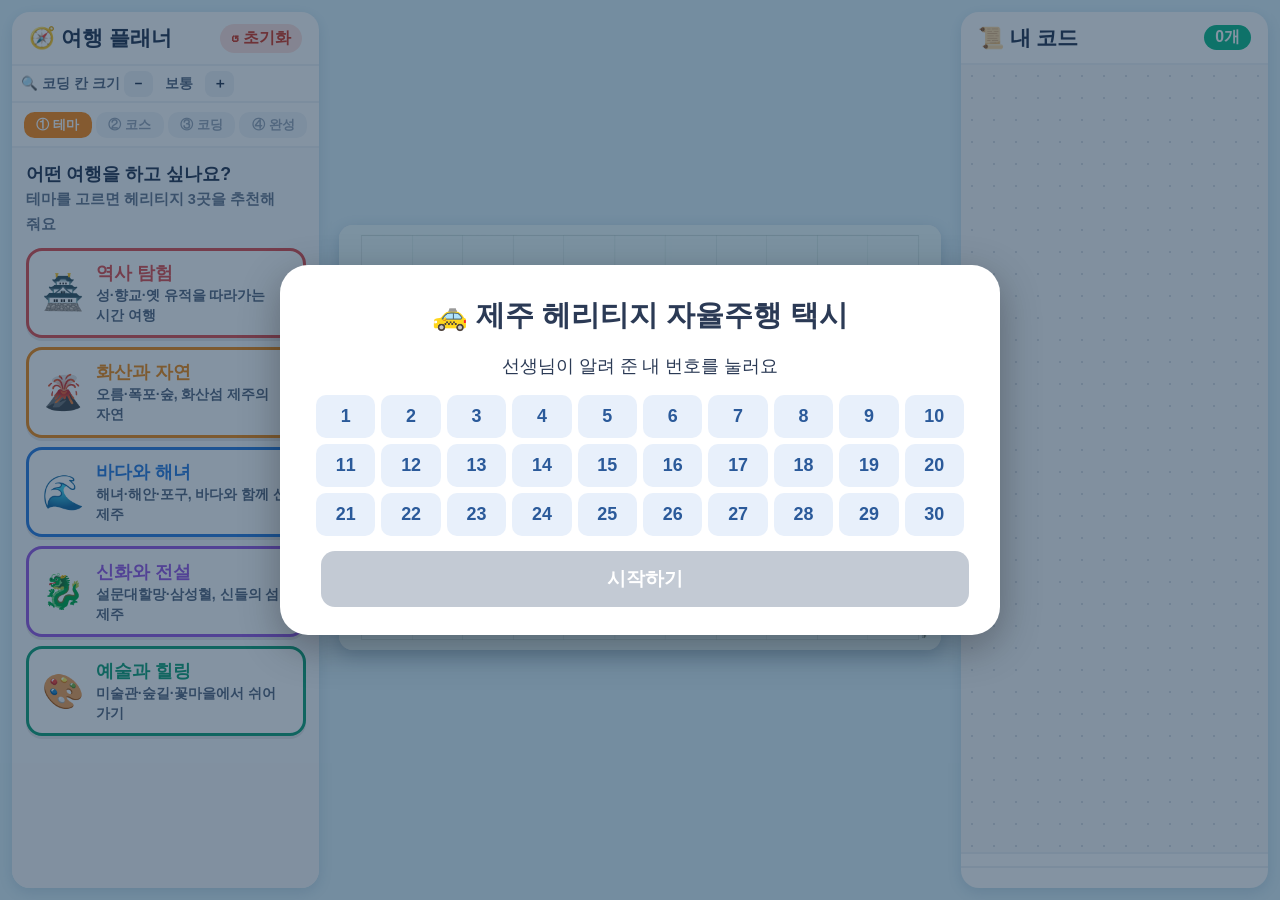
<file: index.html>
<!DOCTYPE html>
<html lang="ko">
<head>
<meta charset="UTF-8">
<meta name="viewport" content="width=device-width, initial-scale=1, maximum-scale=1, user-scalable=no">
<title>제주 헤리티지 자율주행 택시</title>
<script src="config.js?v=20261115n"></script>
<script src="heritage.js?v=20261115n"></script>
<link rel="stylesheet" href="common.css?v=20261115n">
<link rel="stylesheet" href="planner.css?v=20261115n">
</head>
<body data-step="0" class="resizable">
<div id="app">
  <!-- 왼쪽: 단계별 안내 -->
  <section class="panel" id="left">
    <h2><span id="leftTitle">🧭 여행 플래너</span><button id="who" class="chipBtn" hidden></button><button id="btnInit" class="initBtn" title="테마·코스·코드를 지우고 처음부터">↺ 초기화</button></h2>
    <div class="sizeCtl">🔍 코딩 칸 크기 <button id="zOut" title="작게">−</button><span class="lvl" id="zLvl">보통</span><button id="zIn" title="크게">＋</button></div>
    <div class="steps"><span data-s="1">① 테마</span><span data-s="2">② 코스</span><span data-s="3">③ 코딩</span><span data-s="4">④ 완성</span></div>

    <div class="pane" id="p1">
      <p class="lead">어떤 여행을 하고 싶나요?<br><small>테마를 고르면 헤리티지 <b>3곳</b>을 추천해 줘요</small></p>
      <div id="themes"></div>
    </div>

    <div class="pane" id="p2">
      <p class="lead"><span id="thBadge"></span> 추천 코스<br><small>마음에 안 들면 <b>바꾸기</b> → 지도에서 다른 곳을 눌러요</small></p>
      <div id="courseList"></div>
      <button class="ghost" id="btnReroll">🔄 다른 코스 추천받기</button>
      <label class="field">코스 이름<input id="courseName" maxlength="20" placeholder="예) 시간 여행 역사 코스"></label>
      <button class="primary" id="btnToCode">🚗 코딩하러 가기</button>
    </div>

    <div class="pane" id="p3">
      <div id="mission"></div>
      <div class="palette" id="palette"></div>
    </div>

    <div class="pane" id="p4">
      <div id="card"></div>
    </div>
  </section>

  <div class="handle" id="h1" title="끌어서 크기 조절"></div>
  <!-- 가운데: 지도 -->
  <div id="boardWrap">
    <div id="board">
      <img id="bgImg" alt="제주 지도">
      <div id="layer"></div>
    </div>
    <div id="mapHint"></div>
  </div>

  <div class="handle" id="h2" title="끌어서 크기 조절"></div>
  <!-- 오른쪽: 내 코드 -->
  <section class="panel" id="right">
    <h2>📜 내 코드 <span class="count" id="count">0개</span></h2>
    <div class="workspace" id="stack"></div>
    <div id="score"></div>
    <div id="buttons">
      <button id="btnRun" class="big">▶ 실행</button>
      <button id="btnStop">■ 멈춤</button>
      <button id="btnDel">⌫ 빼기</button>
      <button id="btnClear">🗑</button>
      <button id="btnSound" title="소리">🔊</button>
      <button id="btnDone">🏁 완성하기</button>
    </div>
  </section>
</div>

<!-- 시작: 번호·이름 -->
<div id="start" class="overlay show">
  <div class="card">
    <h1>🚕 제주 헤리티지 자율주행 택시</h1>
    <p class="pickSub">선생님이 알려 준 내 번호를 눌러요</p>
    <div id="numGrid"></div>
    <button class="primary" id="btnStart" disabled>시작하기</button>
  </div>
</div>
<!-- 장소 카드 -->
<div id="spotPop" class="overlay"><div class="card spotCard" id="spotCard"></div></div>
<!-- 스탬프 -->
<div id="stampPop" class="overlay"><div class="card stampCard" id="stampCard"></div></div>
<!-- 완성 -->
<div id="donePop" class="overlay"><div class="card" id="doneCard"></div></div>
<div id="planPop" class="overlay planPop"><div class="card" id="planCard"></div></div>
<div id="toast"></div>
<canvas id="confetti"></canvas>

<script src="common.js?v=20261115n"></script>
<script src="planner.js?v=20261115n"></script>
</body>
</html>
</file>
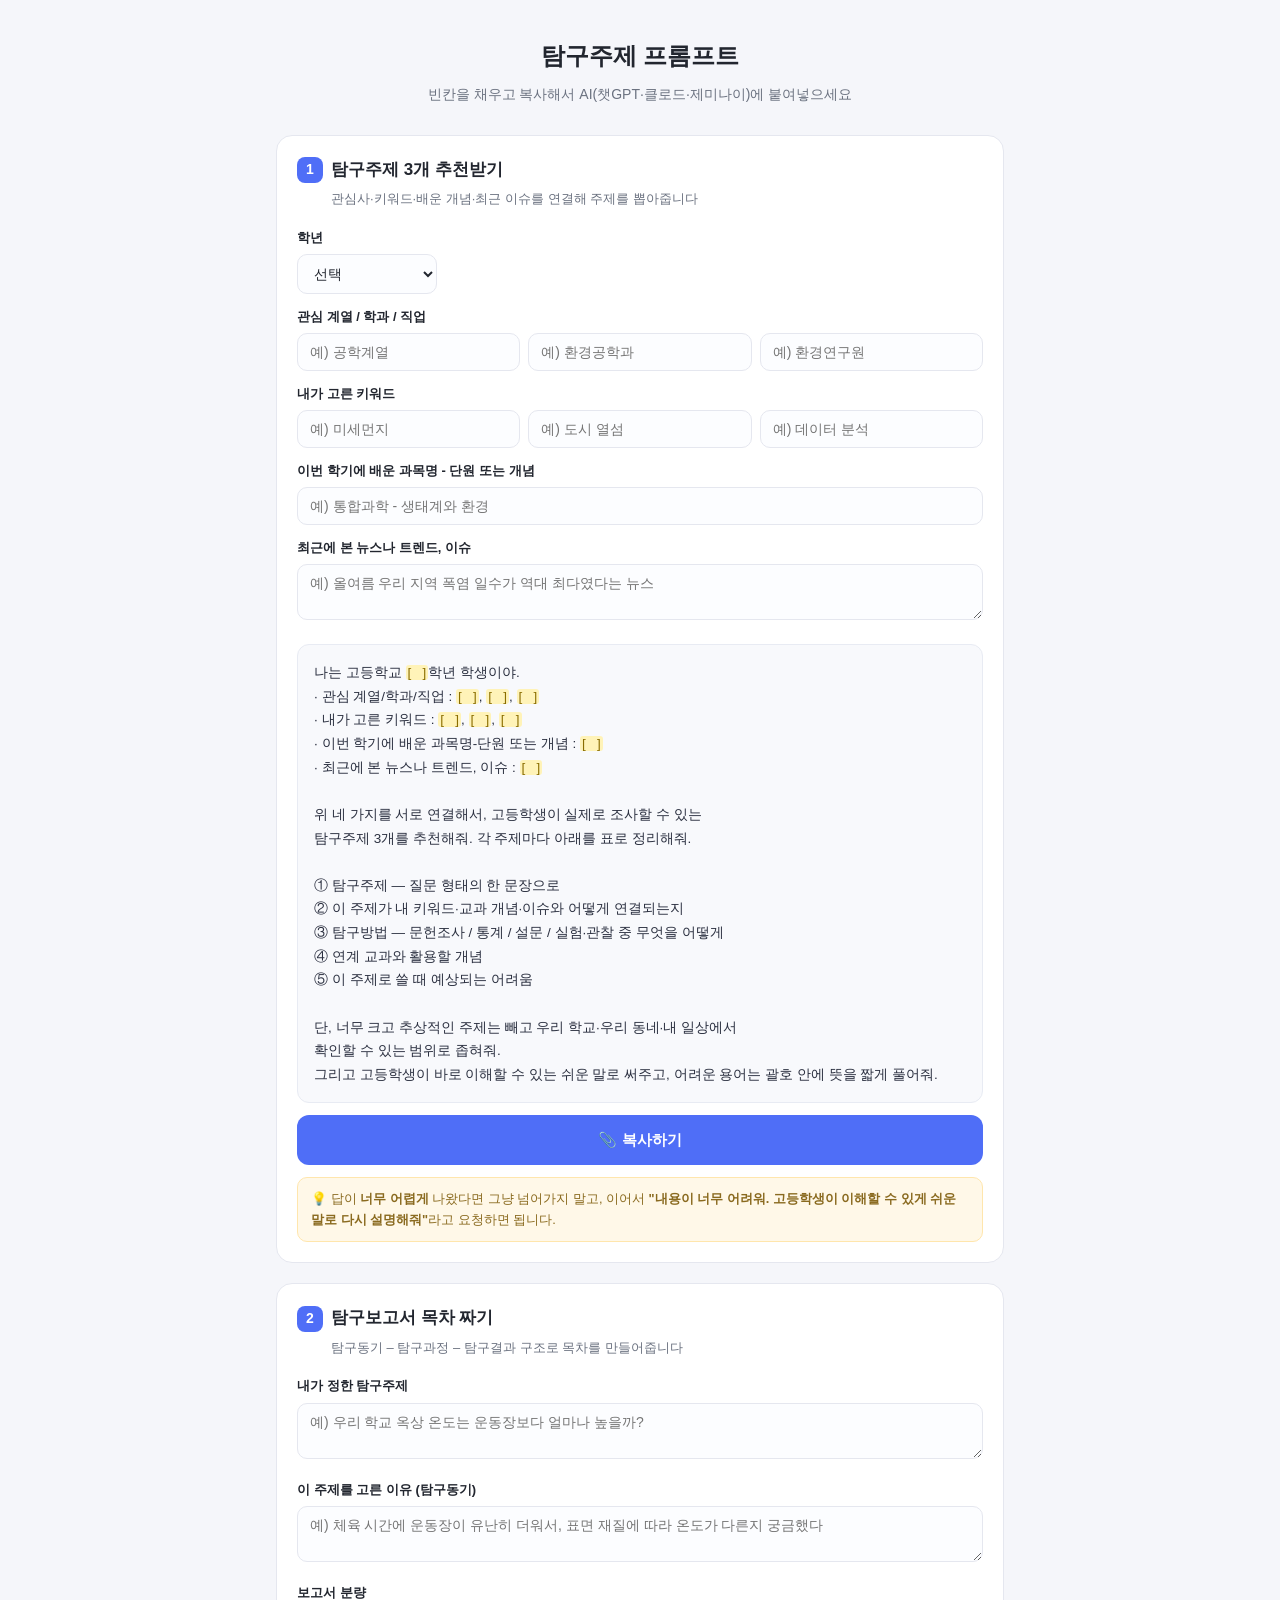
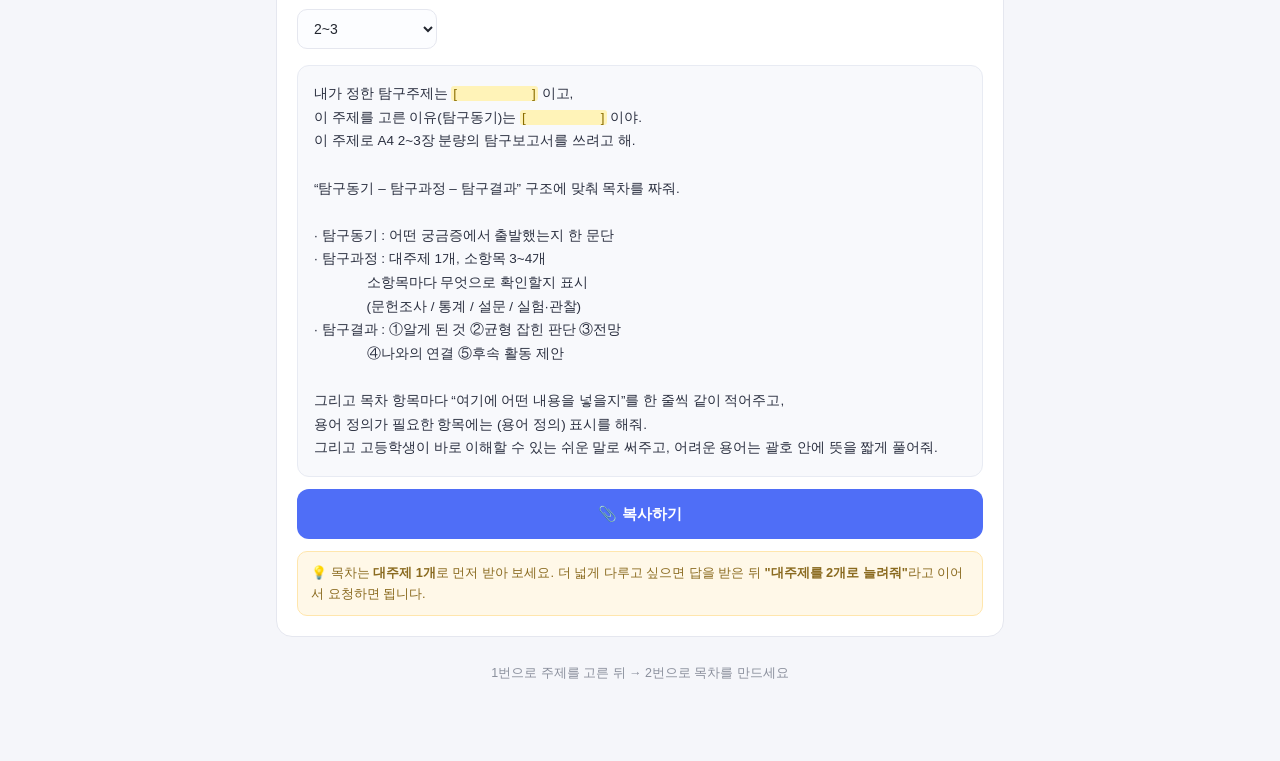
<file: report.html>
<!DOCTYPE html>
<html lang="ko">
<head>
<meta charset="UTF-8">
<meta name="viewport" content="width=device-width, initial-scale=1.0">
<title>탐구주제 프롬프트</title>
<style>
  *{box-sizing:border-box;}
  body{
    margin:0;background:#f5f6fa;color:#22262f;
    font-family:"Pretendard","Apple SD Gothic Neo","Malgun Gothic",-apple-system,"Segoe UI",sans-serif;
    line-height:1.7;
  }
  .wrap{max-width:760px;margin:0 auto;padding:36px 16px 64px;}
  h1{font-size:24px;font-weight:800;margin:0 0 6px;text-align:center;}
  .lead{text-align:center;color:#6b7280;font-size:14px;margin:0 0 28px;}

  .box{background:#fff;border:1px solid #e5e7ef;border-radius:16px;padding:20px;margin-bottom:20px;}
  .num{
    display:inline-flex;align-items:center;justify-content:center;
    width:26px;height:26px;border-radius:8px;background:#4f6ef7;color:#fff;
    font-size:14px;font-weight:800;margin-right:8px;
  }
  h2{font-size:17px;font-weight:800;margin:0 0 4px;display:flex;align-items:center;}
  .sub{color:#6b7280;font-size:13px;margin:0 0 16px;padding-left:34px;}

  label{display:block;font-size:13px;font-weight:700;margin:0 0 5px;}
  .field{margin-bottom:12px;}
  .row{display:flex;gap:8px;flex-wrap:wrap;}
  .row input{flex:1 1 140px;min-width:0;}
  input,textarea,select{
    width:100%;padding:10px 12px;border:1.5px solid #e5e7ef;border-radius:10px;
    font-size:14px;font-family:inherit;color:#22262f;background:#fcfdff;
  }
  input:focus,textarea:focus,select:focus{outline:none;border-color:#4f6ef7;background:#fff;}
  textarea{resize:vertical;min-height:56px;}
  select{max-width:140px;}

  pre{
    margin:16px 0 0;background:#f8f9fc;border:1px solid #e8ebf3;border-radius:12px;
    padding:16px;font-family:inherit;font-size:13.5px;line-height:1.75;
    white-space:pre-wrap;word-break:break-word;color:#2b3040;
  }
  mark{background:#fff3b8;color:#8a6d00;border-radius:3px;padding:0 2px;}

  button{
    width:100%;margin-top:12px;height:50px;border:0;border-radius:12px;
    background:#4f6ef7;color:#fff;font-size:15px;font-weight:800;
    font-family:inherit;cursor:pointer;transition:background .15s,transform .1s;
  }
  button:hover{background:#3f5ce0;}
  button:active{transform:scale(.98);}
  button.ok{background:#16b8a6;}

  .note{
    margin:12px 0 0;background:#fff8e8;border:1px solid #ffe6ad;border-radius:10px;
    padding:11px 13px;font-size:12.8px;color:#8a6a1f;line-height:1.6;
  }
  .tip{color:#8a8f9c;font-size:12.5px;text-align:center;margin-top:26px;}
</style>
</head>
<body>
<div class="wrap">

  <h1>탐구주제 프롬프트</h1>
  <p class="lead">빈칸을 채우고 복사해서 AI(챗GPT·클로드·제미나이)에 붙여넣으세요</p>

  <!-- 1 -->
  <div class="box">
    <h2><span class="num">1</span>탐구주제 3개 추천받기</h2>
    <p class="sub">관심사·키워드·배운 개념·최근 이슈를 연결해 주제를 뽑아줍니다</p>

    <div class="field">
      <label>학년</label>
      <select id="grade">
        <option value="">선택</option>
        <option value="1">1학년</option>
        <option value="2">2학년</option>
        <option value="3">3학년</option>
      </select>
    </div>

    <div class="field">
      <label>관심 계열 / 학과 / 직업</label>
      <div class="row">
        <input id="job1" placeholder="예) 공학계열">
        <input id="job2" placeholder="예) 환경공학과">
        <input id="job3" placeholder="예) 환경연구원">
      </div>
    </div>

    <div class="field">
      <label>내가 고른 키워드</label>
      <div class="row">
        <input id="key1" placeholder="예) 미세먼지">
        <input id="key2" placeholder="예) 도시 열섬">
        <input id="key3" placeholder="예) 데이터 분석">
      </div>
    </div>

    <div class="field">
      <label>이번 학기에 배운 과목명 - 단원 또는 개념</label>
      <input id="subject" placeholder="예) 통합과학 - 생태계와 환경">
    </div>

    <div class="field">
      <label>최근에 본 뉴스나 트렌드, 이슈</label>
      <textarea id="news" placeholder="예) 올여름 우리 지역 폭염 일수가 역대 최다였다는 뉴스"></textarea>
    </div>

    <pre id="p1"></pre>
    <button data-copy="p1">📎 복사하기</button>

    <p class="note">💡 답이 <b>너무 어렵게</b> 나왔다면 그냥 넘어가지 말고, 이어서 <b>"내용이 너무 어려워. 고등학생이 이해할 수 있게 쉬운 말로 다시 설명해줘"</b>라고 요청하면 됩니다.</p>
  </div>

  <!-- 2 -->
  <div class="box">
    <h2><span class="num">2</span>탐구보고서 목차 짜기</h2>
    <p class="sub">탐구동기 – 탐구과정 – 탐구결과 구조로 목차를 만들어줍니다</p>

    <div class="field">
      <label>내가 정한 탐구주제</label>
      <textarea id="topic" placeholder="예) 우리 학교 옥상 온도는 운동장보다 얼마나 높을까?"></textarea>
    </div>

    <div class="field">
      <label>이 주제를 고른 이유 (탐구동기)</label>
      <textarea id="why" placeholder="예) 체육 시간에 운동장이 유난히 더워서, 표면 재질에 따라 온도가 다른지 궁금했다"></textarea>
    </div>

    <div class="field">
      <label>보고서 분량</label>
      <select id="pages">
        <option>2~3</option>
        <option>1~2</option>
        <option>3~4</option>
        <option>4~5</option>
      </select>
    </div>

    <pre id="p2"></pre>
    <button data-copy="p2">📎 복사하기</button>
    <p class="note">💡 목차는 <b>대주제 1개</b>로 먼저 받아 보세요. 더 넓게 다루고 싶으면 답을 받은 뒤 <b>"대주제를 2개로 늘려줘"</b>라고 이어서 요청하면 됩니다.</p>
  </div>

  <p class="tip">1번으로 주제를 고른 뒤 → 2번으로 목차를 만드세요</p>
</div>

<script>
var $ = function(id){ return document.getElementById(id); };
var v = function(id, blank){ return $(id).value.trim() || (blank || "[   ]"); };

function make1(){
  return "나는 고등학교 " + v("grade") + "학년 학생이야.\n"
    + "· 관심 계열/학과/직업 : " + v("job1") + ", " + v("job2") + ", " + v("job3") + "\n"
    + "· 내가 고른 키워드 : " + v("key1") + ", " + v("key2") + ", " + v("key3") + "\n"
    + "· 이번 학기에 배운 과목명-단원 또는 개념 : " + v("subject") + "\n"
    + "· 최근에 본 뉴스나 트렌드, 이슈 : " + v("news") + "\n\n"
    + "위 네 가지를 서로 연결해서, 고등학생이 실제로 조사할 수 있는\n"
    + "탐구주제 3개를 추천해줘. 각 주제마다 아래를 표로 정리해줘.\n\n"
    + "① 탐구주제 — 질문 형태의 한 문장으로\n"
    + "② 이 주제가 내 키워드·교과 개념·이슈와 어떻게 연결되는지\n"
    + "③ 탐구방법 — 문헌조사 / 통계 / 설문 / 실험·관찰 중 무엇을 어떻게\n"
    + "④ 연계 교과와 활용할 개념\n"
    + "⑤ 이 주제로 쓸 때 예상되는 어려움\n\n"
    + "단, 너무 크고 추상적인 주제는 빼고 우리 학교·우리 동네·내 일상에서\n"
    + "확인할 수 있는 범위로 좁혀줘.\n"
    + "그리고 고등학생이 바로 이해할 수 있는 쉬운 말로 써주고, 어려운 용어는 괄호 안에 뜻을 짧게 풀어줘.";
}

function make2(){
  return "내가 정한 탐구주제는 " + v("topic", "[                    ]") + " 이고,\n"
    + "이 주제를 고른 이유(탐구동기)는 " + v("why", "[                    ]") + " 이야.\n"
    + "이 주제로 A4 " + $("pages").value + "장 분량의 탐구보고서를 쓰려고 해.\n\n"
    + "“탐구동기 – 탐구과정 – 탐구결과” 구조에 맞춰 목차를 짜줘.\n\n"
    + "· 탐구동기 : 어떤 궁금증에서 출발했는지 한 문단\n"
    + "· 탐구과정 : 대주제 1개, 소항목 3~4개\n"
    + "              소항목마다 무엇으로 확인할지 표시\n"
    + "              (문헌조사 / 통계 / 설문 / 실험·관찰)\n"
    + "· 탐구결과 : ①알게 된 것 ②균형 잡힌 판단 ③전망\n"
    + "              ④나와의 연결 ⑤후속 활동 제안\n\n"
    + "그리고 목차 항목마다 “여기에 어떤 내용을 넣을지”를 한 줄씩 같이 적어주고,\n"
    + "용어 정의가 필요한 항목에는 (용어 정의) 표시를 해줘.\n"
    + "그리고 고등학생이 바로 이해할 수 있는 쉬운 말로 써주고, 어려운 용어는 괄호 안에 뜻을 짧게 풀어줘.";
}

function paint(){
  var mark = function(s){
    return s.replace(/&/g,"&amp;").replace(/</g,"&lt;")
            .replace(/\[\s*\]/g, "<mark>$&</mark>");
  };
  $("p1").innerHTML = mark(make1());
  $("p2").innerHTML = mark(make2());
}

document.querySelectorAll("input,textarea,select").forEach(function(el){
  el.addEventListener("input", paint);
  el.addEventListener("change", paint);
});

document.querySelectorAll("button[data-copy]").forEach(function(btn){
  btn.addEventListener("click", function(){
    var str = btn.dataset.copy === "p1" ? make1() : make2();
    var done = function(){
      btn.textContent = "✅ 복사 완료!";
      btn.classList.add("ok");
      setTimeout(function(){ btn.textContent = "📎 복사하기"; btn.classList.remove("ok"); }, 1600);
    };
    if(navigator.clipboard && window.isSecureContext){
      navigator.clipboard.writeText(str).then(done, function(){ if(legacy(str)) done(); });
    }else if(legacy(str)){ done(); }
  });
});

function legacy(str){
  var ta = document.createElement("textarea");
  ta.value = str; ta.style.position = "fixed"; ta.style.top = "-999px";
  document.body.appendChild(ta); ta.select();
  var ok = false;
  try{ ok = document.execCommand("copy"); }catch(e){}
  document.body.removeChild(ta);
  return ok;
}

paint();
</script>
</body>
</html>
</file>
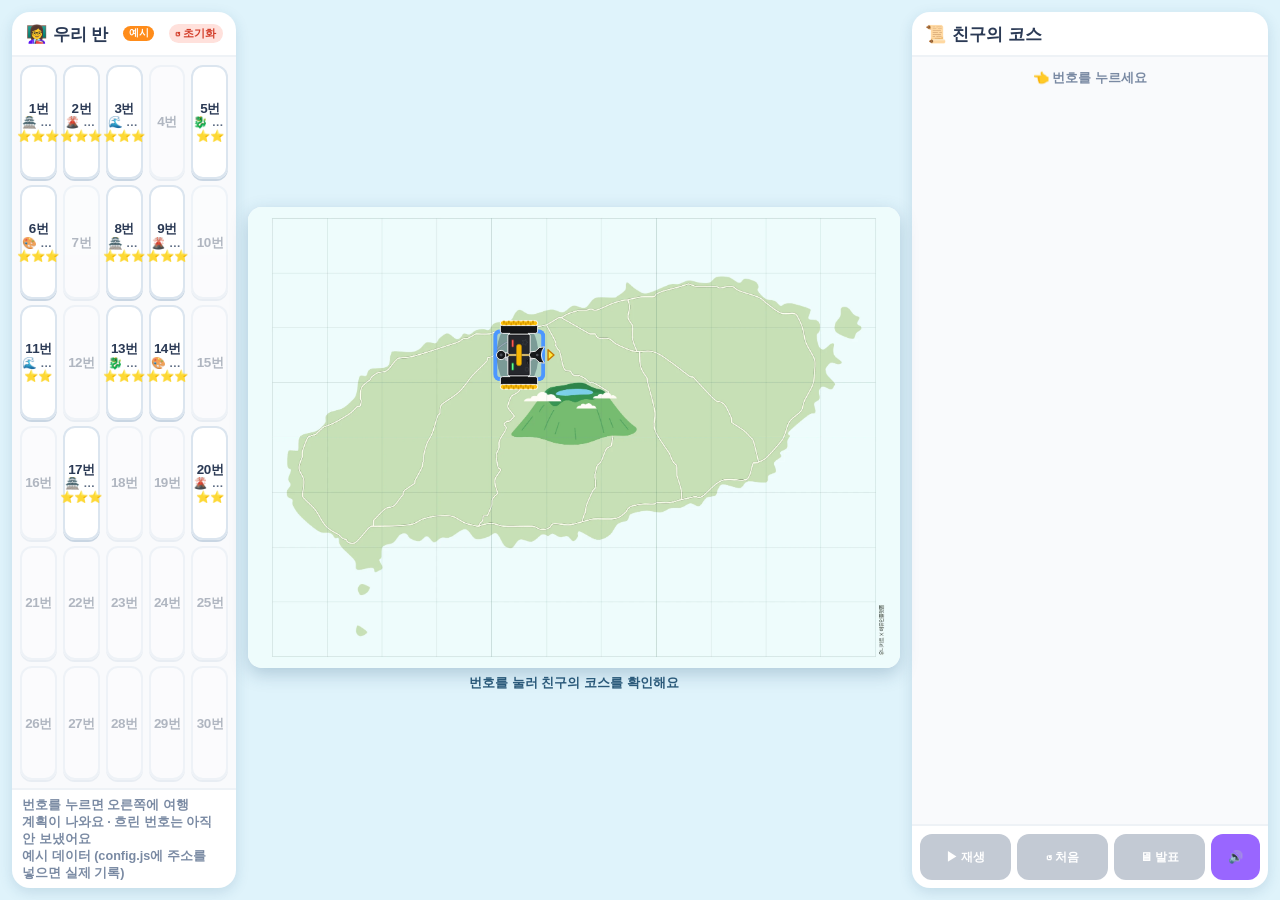
<file: teacher.html>
<!DOCTYPE html>
<html lang="ko">
<head>
<meta charset="UTF-8">
<meta name="viewport" content="width=device-width, initial-scale=1, maximum-scale=1, user-scalable=no">
<title>선생님 화면 - 제주 헤리티지 택시</title>
<script src="config.js?v=20261115n"></script>
<script src="heritage.js?v=20261115n"></script>
<link rel="stylesheet" href="common.css?v=20261115n">
<link rel="stylesheet" href="planner.css?v=20261115n">
<style>
#nums{flex:1; min-height:0; display:grid; grid-template-columns:repeat(5, 1fr); grid-auto-rows:minmax(0,1fr); gap:6px; padding:8px; background:#f9fafc;}
.num-card{border:0; border-radius:12px; background:#fff; font:inherit; font-weight:900; cursor:pointer; padding:2px; min-width:0; min-height:0;
  box-shadow:0 2px 0 #c9d6e3, 0 0 0 2px #dbe5ef inset; display:flex; flex-direction:column; align-items:center; justify-content:center; line-height:1.15; color:#2b3a55;}
.num-card .nn{font-size:1.05em;} .num-card .nm{font-size:.7em; color:#5b6b83; max-width:100%; overflow:hidden; text-overflow:ellipsis; white-space:nowrap;}
.num-card .ns{font-size:.68em; color:#ff8c1a;}
.num-card.wait{opacity:.35; cursor:default;}
.num-card.sel{background:#4c97ff; color:#fff; box-shadow:0 0 0 3px #ffe600;} .num-card.sel .nm, .num-card.sel .ns{color:#fff;}
.num-card.fresh{animation:fresh 1.2s ease-in-out 3;} @keyframes fresh{50%{background:#fff7b0; transform:scale(1.08);}}
.legend{padding:.5em .8em; font-size:.75em; color:#7a8aa3; font-weight:700; border-top:2px solid #eef2f6;}
.demoTag{background:#ff8c1a; color:#fff; border-radius:1em; padding:.1em .6em; font-size:.6em; margin-left:auto;}
#info{flex:1; min-height:0; overflow-y:auto; padding:.7em; background:#f9fafc; display:flex; flex-direction:column; gap:.6em;}
#codeList{display:flex; flex-direction:column; gap:0; --bf:calc(clamp(12px, min(1.1vw, 2vh), 20px));}
#codeList .row{margin-top:calc(var(--bf) * -.5);} #codeList .row .blk{display:block; width:max-content;} #codeList .slot > .row:first-child{margin-top:0;} #codeList .row.now .blk{filter:drop-shadow(2.5px 0 0 #ffe600) drop-shadow(-2.5px 0 0 #ffe600) drop-shadow(0 2.5px 0 #ffe600) drop-shadow(0 -2.5px 0 #ffe600);}
#ctrl{display:flex; gap:6px; padding:8px; border-top:2px solid #eef2f6; flex-wrap:wrap;}
#ctrl button{flex:1; min-height:46px; border:0; border-radius:12px; font:inherit; font-weight:900; color:#fff; cursor:pointer;}
#ctrl button:disabled{background:#c3cad4 !important; cursor:default;}
#bPlay{background:#12bd8c;} #bReset{background:#ff8c1a;} #bShow{background:#4c97ff;} #bSound{background:#9966ff; flex:.5 !important;}
#trail{position:absolute; inset:0; width:100%; height:100%; pointer-events:none; z-index:3;}
#trail polyline{fill:none; stroke:#ff3d7f; stroke-width:6; stroke-linecap:round; stroke-linejoin:round; stroke-dasharray:12 9;}
#show .planSheet{font-size:clamp(14px, min(1.5vw, 2.3vh), 22px);}
#show .card{width:min(97vw, 1300px) !important;}
#resetBox .card{text-align:center;}
#left h2{display:flex; align-items:center; gap:.4em;}
/* 기본 화면에서 글자가 두 줄로 쪼개지지 않게 */
body{word-break:keep-all;}
#left h2, #right h2{white-space:nowrap; min-width:0; font-size:clamp(15px, 1.35vw, 24px); gap:.35em;}
#left h2 .initBtn{font-size:.62em; padding:.25em .6em;} .demoTag{font-size:.55em !important;}
.demoTag{white-space:nowrap; flex:none;}
.num-card .nn{white-space:nowrap; letter-spacing:-.04em; font-size:clamp(11px, 1.05vw, 1.05em);}
#ctrl{gap:6px;}
#ctrl button{white-space:nowrap; padding:0 .25em; font-size:clamp(11px, .95vw, 1em); min-width:0;}
#ctrl #bSound{flex:none; width:2.6em;}
.legend{word-break:keep-all;}
.initBtn{margin-left:auto; border:0; border-radius:1em; padding:.25em .8em; background:#ffe1dc; color:#d23c28; font:inherit; font-weight:900; font-size:.75em; cursor:pointer; flex:none;}
.initBtn:active{transform:scale(.94); background:#ffcfc7;}

/* 지도 옆 여행 계획 카드 */
.tabs{display:flex; gap:4px; position:sticky; top:-.7em; z-index:2; background:#f9fafc; padding:.2em 0;}
.tab{flex:1; border:0; border-radius:10px; padding:.4em; font:inherit; font-weight:900; font-size:.85em; background:#e8eef5; color:#5b6b83; cursor:pointer;}
.tab.on{background:#ff8c1a; color:#fff;}
.sidePlan{background:#fff; border-radius:16px; padding:.7em .8em; box-shadow:0 0 0 3px #ffd59a inset; display:flex; flex-direction:column; gap:.45em;}
.sidePlan h3{margin:0; font-size:1.2em; color:#24323f;}
.spTags{display:flex; flex-wrap:wrap; gap:.3em;} .spTags .cat{font-size:.78em;}
.spIntro{font-weight:800; color:#40506a; font-size:.88em;}
.spTl{display:flex; flex-direction:column; gap:.3em;}
.spEtc{font-weight:800; color:#5b6b83; font-size:.82em;}
.spMove{font-size:.75em; color:#8a97a8; font-weight:700; padding-left:1.1em; border-left:3px dashed #ffb3cc; margin-left:.7em;}
.spSpot{border-radius:12px; background:#f6f9fc; padding:.45em .55em; box-shadow:0 0 0 2px #e3eaf2 inset; transition:.3s;}
.spSpot.ok{background:#eafaf1; box-shadow:0 0 0 2px #38b26d inset;}
.spSpot.now{animation:spNow .9s ease-in-out 2;}
@keyframes spNow{50%{transform:scale(1.03); box-shadow:0 0 0 4px #ffe600 inset;}}
.spHead{display:flex; align-items:center; gap:.4em; flex-wrap:wrap;}
.spHead b{font-size:.98em;} .spHead small{color:#7a8aa3; font-weight:700; font-size:.75em; margin-left:auto;}
.spNo{width:1.6em; height:1.6em; border-radius:50%; background:#ff8c1a; color:#fff; font-weight:900; display:flex; align-items:center; justify-content:center; flex:none; font-size:.85em;}
.spSpot.ok .spNo{background:#38b26d;}
.spLine{font-size:.8em; font-weight:700; color:#5b6b83; margin-top:.2em;} .spLine.say{color:#1976d2;}
.spStat{display:flex; flex-wrap:wrap; gap:.3em .7em; align-items:center; font-size:.8em; font-weight:800; color:#5b6b83; border-top:2px dashed #eef2f6; padding-top:.4em;}
.spStat b{color:#24323f;} .spSc{margin-left:auto; background:#ff8c1a; color:#fff; border-radius:1em; padding:.1em .6em; font-size:1.15em;}
.spBox{background:#fff8ec; border-radius:10px; padding:.4em .55em; font-size:.8em; font-weight:700; color:#6b5a3a;} .spBox.tip{background:#eef6ff; color:#2b5a9a;}
.spBig{border:0; border-radius:10px; padding:.45em; font:inherit; font-weight:900; font-size:.82em; background:#eef2f6; color:#4a5a72; cursor:pointer;}
/* 지도를 조금 줄이고 오른쪽 설명 칸을 넓게 */
#app{grid-template-columns:minmax(0,.85fr) auto minmax(0,1.35fr);}
#board{height:min(calc(100dvh - 60px), 36vw);}
/* 🖥 발표: 번호판 숨기고 지도 + 큰 카드 */
body.present #left{display:none;}
body.present #app{grid-template-columns:auto minmax(0,1fr); grid-template-areas:"board right";}
body.present #board{height:min(calc(100dvh - 60px), 38vw);}
body.present #info{font-size:clamp(15px, 1.25vw, 24px);}
body.present #right h2{font-size:clamp(18px, 1.6vw, 30px);}
</style>
</head>
<body data-step="3">
<div id="app">
  <section class="panel" id="left">
    <h2>👩‍🏫 우리 반 <span class="demoTag" id="demoTag"></span><button id="bInit" class="initBtn" title="화면과 기록을 처음 상태로">↺ 초기화</button></h2>
    <div id="nums"></div>
    <div class="legend">번호를 누르면 오른쪽에 여행 계획이 나와요 · 흐린 번호는 아직 안 보냈어요<br><span id="status"></span></div>
  </section>

  <div id="boardWrap">
    <div id="board"><img id="bgImg" alt="제주 지도"><div id="layer"></div></div>
    <div id="mapHint">번호를 눌러 친구의 코스를 확인해요</div>
  </div>

  <section class="panel" id="right">
    <h2 id="who2">📜 친구의 코스</h2>
    <div id="info"><div class="insertHint">👈 번호를 누르세요</div></div>
    <div id="ctrl">
      <button id="bPlay" disabled>▶ 재생</button><button id="bReset" disabled>↺ 처음</button>
      <button id="bShow" disabled title="발표 화면">🖥 발표</button><button id="bSound">🔊</button>
    </div>
  </section>
</div>

<div id="show" class="overlay planPop"><div class="card" id="showCard"></div></div>
<div id="resetBox" class="overlay"><div class="card"><h1>↺ 초기화할까요?</h1><p id="resetTxt">학생들이 보낸 기록이 모두 지워지고 되돌릴 수 없어요.</p>
  <div id="resetMsg"></div><button class="primary" id="resetGo" style="background:#e0533d">지우기</button> <button class="ghost" id="resetNo">취소</button></div></div>
<div id="toast"></div>
<canvas id="confetti"></canvas>

<script src="common.js?v=20261115n"></script>
<script>
const board = $('board'), layer = $('layer');
function updateCellVar(){ board.style.setProperty('--cell', board.clientWidth * cellSize() / 100 + 'px'); }
const SERVER = (window.SERVER_URL || '').trim();
const DEMO = !SERVER || location.search.includes('demo');
const N = window.CLASS_SIZE || 30;
const DATA = {};                                  // 번호 → 기록
let cur = null, curNo = null, st, playing = false, stopFlag = false, car, pins = [], trail = [];

/* ---------- 예시 데이터 ---------- */
function demoData(){
  const names = ['김하늘','이바다','박한라','최오름','정돌담','강해녀','조귤','윤바람','장노을','임별','한숲','오섬'];
  const nos = [1,2,3,5,6,8,9,11,13,14,17,20];
  nos.forEach((no, k) => {
    const th = Object.keys(THEMES)[k % 5], s = recommend(th), p = autoProgram(s);
    if (k % 4 === 3) p.splice(-1, 1);                    // 하나는 마지막 안내를 빠뜨림
    if (k % 3 === 1) p.unshift({ t:'turn', dir:'L', deg:90 }, { t:'turn', dir:'R', deg:90 });
    const st = k % 4 === 3 ? s.slice(0, 2) : s.slice();
    const sc = calcScore(p, st.length, 0).total;
    DATA[no] = { no, th, s, cn:THEMES[th].name + ' 코스', tg:['가족','친구','외국인 관광객'][k % 3], ln:'제주의 ' + THEMES[th].name + '을(를) 한 번에!', p, st, sc,
      se:['봄','여름','가을','겨울'][k % 4], why:k % 2 ? '' : '하루 만에 ' + THEMES[th].name + ' 명소 세 곳을 알차게 둘러볼 수 있어요.', tip:k % 3 ? '편한 운동화와 물을 챙겨요' : '' };
  });
}

/* ---------- 번호 카드 ---------- */
function makeCards(){
  $('nums').innerHTML = Array.from({ length:N }, (_, i) => `<button class="num-card wait" data-no="${i + 1}"><span class="nn">${i + 1}번</span><span class="nm"></span><span class="ns"></span></button>`).join('');
  $('nums').querySelectorAll('.num-card').forEach(b => b.onclick = () => select(+b.dataset.no));
}
function refreshCards(fresh = []){
  $('nums').querySelectorAll('.num-card').forEach(c => {
    const no = +c.dataset.no, d = DATA[no];
    c.classList.toggle('wait', !d);
    c.querySelector('.nm').textContent = d ? THEMES[d.th].icon + ' ' + THEMES[d.th].name : '';
    c.querySelector('.ns').textContent = d ? '⭐'.repeat(d.st.length) || '☆' : '';
    if (fresh.includes(no)){ c.classList.remove('fresh'); void c.offsetWidth; c.classList.add('fresh'); }
  });
}

/* ---------- 지도 ---------- */
function buildBoard(){
  layer.innerHTML = '<svg id="trail" viewBox="0 0 100 100" preserveAspectRatio="none"><polyline id="trailLine" vector-effect="non-scaling-stroke"/></svg>';
  board.style.aspectRatio = `${IMG.w} / ${IMG.h}`;
  const sm = document.createElement('div'), r = cellRect(START.row, START.col);
  sm.className = 'startMark'; sm.innerHTML = '<span>✈️ 출발</span>';
  Object.assign(sm.style, { left:r.x+'%', top:r.y+'%', width:r.w*.94+'%', height:r.h*.94+'%' });
  layer.appendChild(sm);
  car = document.createElement('div'); car.id = 'car'; car.className = 'cellObj';
  car.innerHTML = `<div class="inner">${CAR_SVG}</div>`; layer.appendChild(car);
}
function drawPins(stamps){
  pins.forEach(p => p.remove()); pins = [];
  if (!cur) return;
  cur.s.forEach((id, i) => {
    const s = SPOT[id], ok = stamps.includes(id), p = document.createElement('div');
    p.className = 'pin' + (ok ? ' ok' : '');
    p.style.left = s.x / IMG.w * 100 + '%'; p.style.top = s.y / IMG.h * 100 + '%';
    p.innerHTML = `<div class="pn"><span>${ok ? '✓' : i + 1}</span></div><div class="pl">${esc(s.key)}</div>`;
    layer.appendChild(p); pins.push(p);
  });
}
function drawCar(animate){
  car.style.setProperty('--mv', animate ? STEP_MS + 'ms' : '0ms');
  place(car, st.row, st.col, CAR_WIDTH_CM / 10 / 0.92);
  car.style.transform = `translate(-50%,-50%) rotate(${st.rot}deg)`;
}
function addTrail(){ const r = cellRect(st.row, st.col); trail.push(r.x + ',' + r.y); $('trailLine').setAttribute('points', trail.join(' ')); }
function resetRun(){
  stopFlag = true; Voice.stop();
  st = { row:START.row, col:START.col, dir:START.dir, rot:START.dir * 90 };
  trail = []; addTrail(); drawCar(false); drawPins([]);
  $('codeList') && $('codeList').querySelectorAll('.row').forEach(r => r.classList.remove('now', 'err'));
  layer.querySelectorAll('.bubble').forEach(b => b.remove());
}

/* ---------- 학생 선택 · 정보 ---------- */
function select(no){
  const d = DATA[no]; if (!d) return;
  Sound.unlock(); curNo = no; cur = d;
  $('nums').querySelectorAll('.num-card').forEach(c => c.classList.toggle('sel', +c.dataset.no === no));
  $('who2').textContent = `📜 ${no}번 ${d.nm || ''}`;
  const t = THEMES[d.th], sc = calcScore(d.p, d.st.length, 0);
  $('info').innerHTML = `<div class="tabs"><button class="tab on" data-tab="plan">📜 여행 계획</button><button class="tab" data-tab="code">🧩 코드</button></div>
    <div id="tabPlan">${sidePlanHTML(d)}</div>
    <div id="tabCode" hidden><div id="codeList">${HAT_SVG}${rowsHTML(d.p, '', false)}</div></div>`;
  $('info').querySelectorAll('.tab').forEach(b => b.onclick = () => setTab(b.dataset.tab));
  $('spBig').onclick = showCard;
  ['bPlay', 'bReset', 'bShow'].forEach(id => $(id).disabled = false);
  resetRun(); drawPins([]);
  $('mapHint').textContent = `${no}번 ${d.nm || ''} · ${t.icon} ${t.name} · ▶ 재생을 눌러요`;
}
function setTab(k){
  $('info').querySelectorAll('.tab').forEach(b => b.classList.toggle('on', b.dataset.tab === k));
  $('tabPlan').hidden = k !== 'plan'; $('tabCode').hidden = k !== 'code';
}
/* 지도 옆 여행 계획 카드: 재생하면 도착한 곳이 차례로 초록 ✓ */
function sidePlanHTML(d){
  const t = THEMES[d.th], P = makePlan(d), sc = d.sc ?? calcScore(d.p, d.st.length, 0).total;
  const tags = [`<span class="cat" style="background:${t.color};color:#fff">${t.icon} ${t.name}</span>`,
    d.tg ? `<span class="cat">👥 ${esc(d.tg)}</span>` : '', d.se ? `<span class="cat">🗓 ${esc(d.se)}</span>` : ''].join('');
  const rows = P.items.map(it => {
    if (it.k === 'move') return `<div class="spMove">🚕 약 ${it.min}분 · ${it.km}km</div>`;
    if (it.k === 'spot'){ const s = it.s;
      return `<div class="spSpot" data-id="${s.id}"><div class="spHead"><span class="spNo">${it.n}</span><b>${esc(s.name)}</b><small>${hhmm(it.time)} 도착 · ${it.stay}분</small></div>
        <div class="spLine">🔎 ${esc(s.mission)}</div>${it.say ? `<div class="spLine say">🗣 "${esc(it.say)}"</div>` : ''}</div>`; }
    if (it.k === 'lunch') return `<div class="spEtc">🍜 ${hhmm(it.time)} 점심 · 쉬는 시간</div>`;
    return `<div class="spEtc">${it.k === 'start' ? '✈️' : '🏁'} ${hhmm(it.time)} ${esc(it.title)}</div>`;
  }).join('');
  return `<div class="sidePlan">
    <h3>${esc(d.cn || t.name + ' 코스')}</h3>
    <div class="spTags">${tags}</div>
    <div class="spIntro">💬 ${esc(d.ln || THEME_DESC[d.th] || '')}</div>
    <div class="spTl">${rows}</div>
    <div class="spStat"><span>📏 <b>${P.km}</b>km</span><span>⏱ <b>${hhmm(9 * 60)}~${hhmm(P.end)}</b></span><span>🧱 <b>${P.blocks}</b>블록</span><span class="spSc">${sc}점</span></div>
    ${d.why ? `<div class="spBox">💡 <b>추천 이유</b> ${esc(d.why)}</div>` : ''}
    ${d.tip ? `<div class="spBox tip">🎒 <b>준비물·팁</b> ${esc(d.tip)}</div>` : ''}
    <button class="spBig" id="spBig">📄 여행 계획서 크게 보기</button>
  </div>`;
}
function markSide(got, nowId){
  $('info').querySelectorAll('.spSpot').forEach(el => {
    const id = +el.dataset.id; el.classList.toggle('ok', got.includes(id)); el.classList.toggle('now', id === nowId);
    el.querySelector('.spNo').textContent = got.includes(id) ? '✓' : cur.s.indexOf(id) + 1;
  });
}

const sleep = ms => new Promise(r => setTimeout(r, ms));
async function play(){
  if (!cur || playing) return;
  resetRun(); markSide([], null); await sleep(300); stopFlag = false; playing = true; $('bPlay').textContent = '⏸ 멈춤';
  const d = cur, got = [];
  for (const s of expand(d.p)){
    if (stopFlag || d !== cur) break;
    $('codeList').querySelectorAll('.row').forEach(r => r.classList.toggle('now', r.dataset.path === s.src));
    if (s.k === 'loop'){ await sleep(150); continue; }
    if (s.k === 'cell'){
      const [dr, dc] = DIRS[st.dir], nr = st.row + dr * s.sign, nc = st.col + dc * s.sign, t = cellType(nr, nc);
      if (t !== 'land'){ Sound.warn(); bumpCar(s.sign, STEP_MS); bubble(layer, st.row, st.col, BLOCK_MSG[t], '', 2200);
        $('codeList').querySelector(`.row[data-path="${s.src}"]`)?.classList.add('err'); break; }
      st.row = nr; st.col = nc; drawCar(true); Sound.ding(1319); await sleep(STEP_MS + 60); addTrail();
    }
    if (s.k === 'turn'){ st.dir = (st.dir + s.d + 8) % 4; st.rot += s.d * 90; drawCar(true); await sleep(STEP_MS); }
    if (s.k === 'wait') await sleep(Math.min(3, s.sec) * 1000);
    if (s.k === 'speak'){
      bubble(layer, st.row, st.col, (s.voice ? '🔊 ' : '💬 ') + s.text, 'talk', 2600);
      await (s.voice ? Voice.speak(s.text) : sleep(1600));
      spotsAt(st.row, st.col).forEach(h => { if (d.s.includes(h.id) && saysName(s.text, h) && !got.includes(h.id)){ got.push(h.id); Sound.ding(1568); } });
      drawPins(got);
      const nowEl = got.length && $('info').querySelector(`.spSpot[data-id="${got[got.length - 1]}"]`);
      markSide(got, got[got.length - 1]); nowEl && nowEl.scrollIntoView({ behavior:'smooth', block:'nearest' });
    }
  }
  playing = false; $('bPlay').textContent = '▶ 다시 재생';
  if (!stopFlag && got.length === d.s.length){ Sound.win(); Confetti.burst(); }
}

/* ---------- 발표 화면 ---------- */
function showCard(){
  const d = cur; if (!d) return;
  $('showCard').innerHTML = planSheetHTML({ ...d, no:d.no ?? curNo }) + `<div class="pbtns">
      <button class="primary" id="showRun">🚕 지도에서 달려 보기</button>
      <button class="primary" id="showImg" style="background:#4c97ff;box-shadow:0 4px 0 #2f6fd0">🖼 이미지 저장</button>
      <button class="ghost" id="showClose">닫기</button></div>`;
  $('show').classList.add('show');
  const close = () => $('show').classList.remove('show');
  $('showClose').onclick = close;
  $('showRun').onclick = () => { close(); play(); };
  $('showImg').onclick = async () => {
    try { await savePlanImage({ ...d, no:d.no ?? curNo }, `${d.no ?? curNo}번_여행계획서`); toast('🖼 저장했어요'); }
    catch(e){ toast('저장하지 못했어요: ' + e.message); }
  };
}
$('show').onclick = e => { if (e.target.id === 'show') $('show').classList.remove('show'); };

/* ---------- 구글 시트 ---------- */
async function load(){
  try {
    const j = await (await fetch(SERVER + (SERVER.includes('?') ? '&' : '?') + 't=' + Date.now())).json();
    const next = {};
    (j.list || []).forEach(r => { const d = decodeRecord(r.path); if (d && +r.no >= 1){ d.p = normProg(d.p); d.no = +r.no; next[d.no] = d; } });
    const fresh = Object.keys(next).filter(no => JSON.stringify(DATA[no]) !== JSON.stringify(next[no])).map(Number);
    Object.keys(DATA).forEach(k => delete DATA[k]); Object.assign(DATA, next);
    refreshCards(fresh);
    $('status').textContent = `✓ ${Object.keys(DATA).length}명 보냄 · 5초마다 새로고침`;
  } catch(e){ $('status').textContent = '⚠ 불러오지 못했어요 (인터넷·config.js 주소 확인)'; }
}
async function clearAll(){
  $('resetMsg').textContent = '지우는 중…';
  try { await fetch(SERVER, { method:'POST', mode:'no-cors', headers:{ 'Content-Type':'text/plain' }, body:JSON.stringify({ action:'clear' }) }); } catch(e){}
  await load();
  if (Object.keys(DATA).length){ $('resetMsg').textContent = '지우지 못했어요. Apps Script 배포를 확인해 주세요'; return; }
  $('resetBox').classList.remove('show'); clearView(); refreshCards();
  toast('↺ 초기화했어요');
}
let toastTimer;
function toast(msg){ const t = $('toast'); t.textContent = msg; t.className = 'show ok'; clearTimeout(toastTimer); toastTimer = setTimeout(() => t.className = '', 2500); }
/* 화면을 처음 상태로: 선택·재생·발표 화면 닫기 */
function clearView(){
  resetRun(); playing = false; cur = null; curNo = null;
  $('bPlay').textContent = '▶ 재생'; ['bPlay', 'bReset', 'bShow'].forEach(id => $(id).disabled = true);
  $('nums').querySelectorAll('.num-card').forEach(c => c.classList.remove('sel'));
  $('who2').textContent = '📜 친구의 코스';
  $('info').innerHTML = '<div class="insertHint">👈 번호를 누르세요</div>';
  $('mapHint').textContent = '번호를 눌러 친구의 코스를 확인해요';
  $('show').classList.remove('show');
}
function demoClear(){
  Object.keys(DATA).forEach(k => delete DATA[k]);
  $('resetBox').classList.remove('show'); clearView(); refreshCards();
  $('status').textContent = '예시 데이터를 지웠어요 (새로고침하면 다시 보여요)';
  toast('↺ 초기화했어요');
}

/* ---------- 시작 ---------- */
$('bPlay').onclick = () => { if (playing){ stopFlag = true; Voice.stop(); } else play(); };
$('bReset').onclick = () => { resetRun(); playing = false; $('bPlay').textContent = '▶ 재생'; };
$('bShow').onclick = () => {                 // 🖥 발표: 번호판을 숨기고 지도 + 큰 계획 카드
  const on = document.body.classList.toggle('present');
  $('bShow').textContent = on ? '↩ 번호판' : '🖥 발표';
  if (on && $('tabPlan')) setTab('plan');
  requestAnimationFrame(updateCellVar);
};
$('bSound').onclick = () => { Sound.unlock(); const on = Sound.toggle(); Voice.set(on); $('bSound').textContent = on ? '🔊' : '🔇'; };
$('bgImg').onload = $('bgImg').onerror = () => {
  buildBoard(); makeCards(); updateCellVar(); resetRun();
  $('demoTag').textContent = DEMO ? '예시' : '실시간'; $('demoTag').title = DEMO ? '예시 데이터 (config.js에 주소를 넣으면 실제 기록)' : '';
  if (DEMO){ demoData(); refreshCards(); $('status').textContent = '예시 데이터 (config.js에 주소를 넣으면 실제 기록)'; }
  else { load(); setInterval(load, 5000); }
  $('bInit').onclick = () => {
    $('resetMsg').textContent = '';
    $('resetTxt').textContent = DEMO ? '예시 기록과 화면을 모두 지워요.' : '학생들이 보낸 기록이 모두 지워지고 되돌릴 수 없어요.';
    $('resetBox').classList.add('show');
  };
  $('resetGo').onclick = DEMO ? demoClear : clearAll;
  $('resetNo').onclick = () => $('resetBox').classList.remove('show');
};
$('bgImg').src = BG_IMAGE;
addEventListener('resize', updateCellVar);
</script>
</body>
</html>
</file>
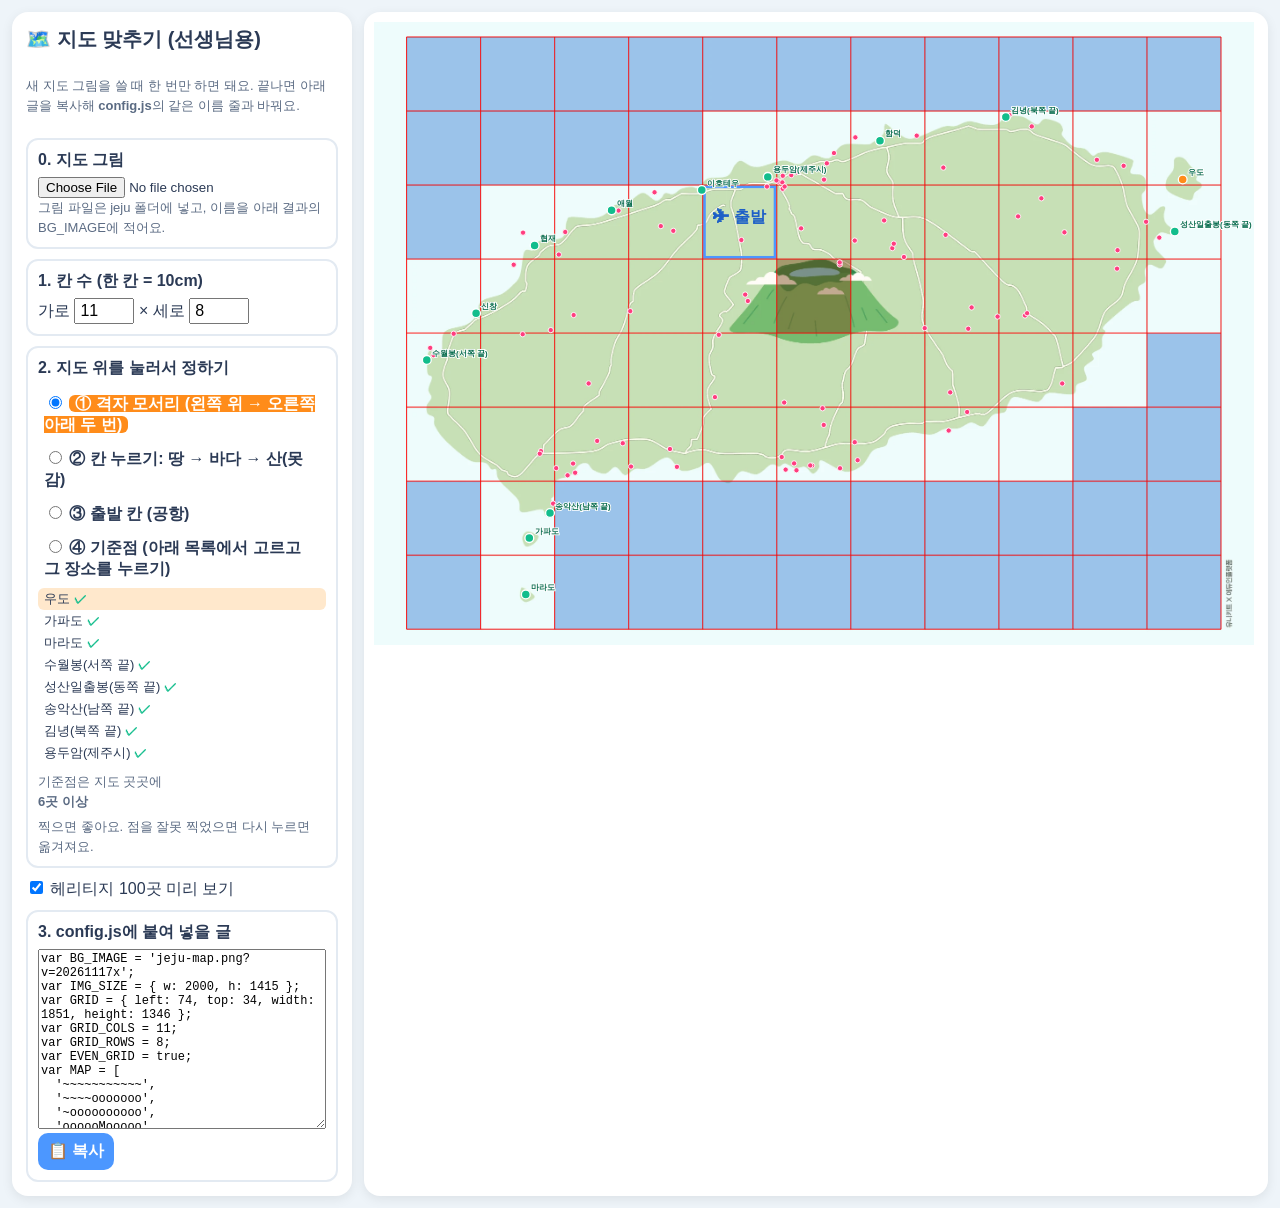
<file: jejutour/tools/calibrate.html>
<!DOCTYPE html>
<html lang="ko">
<head>
<meta charset="UTF-8">
<meta name="viewport" content="width=device-width, initial-scale=1">
<title>지도 맞추기 (선생님용)</title>
<script src="../config.js"></script>
<script src="../heritage.js"></script>
<style>
:root{--ink:#2b3a55;}
*{box-sizing:border-box;}
body{margin:0; font-family:"Malgun Gothic","Apple SD Gothic Neo","Noto Sans KR",sans-serif; color:var(--ink); background:#eef4f9;}
#wrap{display:grid; grid-template-columns:340px 1fr; gap:12px; padding:12px; min-height:100vh;}
#side{background:#fff; border-radius:16px; padding:14px; display:flex; flex-direction:column; gap:10px; box-shadow:0 3px 12px rgba(0,0,0,.08);}
h1{font-size:20px; margin:0;}
.box{border:2px solid #e3eaf2; border-radius:12px; padding:10px;}
.box b{display:block; margin-bottom:6px;}
.mode{display:flex; flex-direction:column; gap:4px;}
.mode label{font-weight:700; cursor:pointer; padding:4px 6px; border-radius:8px;}
.mode input:checked + span{color:#fff; background:#ff8c1a; border-radius:6px; padding:0 6px;}
input[type=number]{width:60px; font:inherit; padding:2px 4px;}
select, button, textarea{font:inherit;}
button{border:0; border-radius:10px; background:#4c97ff; color:#fff; font-weight:800; padding:8px 10px; cursor:pointer;}
#lmList{max-height:180px; overflow:auto; font-size:13px;}
#lmList div{padding:2px 6px; border-radius:6px; cursor:pointer;}
#lmList div.on{background:#ffe8cc;} #lmList div.done::after{content:" ✓"; color:#12bd8c; font-weight:900;}
textarea{width:100%; height:180px; font-size:12px; font-family:Consolas,monospace;}
#stageWrap{background:#fff; border-radius:16px; padding:10px; overflow:auto; box-shadow:0 3px 12px rgba(0,0,0,.08);}
#stage{position:relative; display:inline-block; cursor:crosshair; user-select:none;}
#stage img{display:block; max-width:none;}
#ov{position:absolute; inset:0; width:100%; height:100%;}
.help{font-size:13px; color:#5b6b83; line-height:1.5;}
</style>
</head>
<body>
<div id="wrap">
  <div id="side">
    <h1>🗺️ 지도 맞추기 (선생님용)</h1>
    <p class="help">새 지도 그림을 쓸 때 한 번만 하면 돼요. 끝나면 아래 글을 복사해 <b>config.js</b>의 같은 이름 줄과 바꿔요.</p>
    <div class="box"><b>0. 지도 그림</b><input type="file" id="file" accept="image/*"><div class="help">그림 파일은 jeju 폴더에 넣고, 이름을 아래 결과의 BG_IMAGE에 적어요.</div></div>
    <div class="box"><b>1. 칸 수 (한 칸 = 10cm)</b>가로 <input type="number" id="cols" min="2" max="20"> × 세로 <input type="number" id="rows" min="2" max="20"></div>
    <div class="box mode"><b>2. 지도 위를 눌러서 정하기</b>
      <label><input type="radio" name="m" value="grid" checked> <span>① 격자 모서리 (왼쪽 위 → 오른쪽 아래 두 번)</span></label>
      <label><input type="radio" name="m" value="cell"> <span>② 칸 누르기: 땅 → 바다 → 산(못 감)</span></label>
      <label><input type="radio" name="m" value="start"> <span>③ 출발 칸 (공항)</span></label>
      <label><input type="radio" name="m" value="lm"> <span>④ 기준점 (아래 목록에서 고르고 그 장소를 누르기)</span></label>
      <div id="lmList"></div>
      <div class="help">기준점은 지도 곳곳에 <b>6곳 이상</b> 찍으면 좋아요. 점을 잘못 찍었으면 다시 누르면 옮겨져요.</div>
    </div>
    <label><input type="checkbox" id="showSpots" checked> 헤리티지 100곳 미리 보기</label>
    <div class="box"><b>3. config.js에 붙여 넣을 글</b><textarea id="out" readonly></textarea><button id="copy">📋 복사</button></div>
  </div>
  <div id="stageWrap"><div id="stage"><img id="img"><svg id="ov"></svg></div></div>
</div>
<script>
const $ = id => document.getElementById(id);
const S = {
  bg: BG_IMAGE, w: IMG_SIZE.w, h: IMG_SIZE.h,
  cols: GRID_COLS, rows: GRID_ROWS, grid: { ...GRID },
  map: MAP.map(r => r.split('')), start: { ...START },
  pts: MAP_POINTS.map(p => ({ ...p })), cornerClick: 0, lm: 0,
};
// 기준점 후보: 지금 기준점 + 자주 쓰는 랜드마크
const EXTRA = [['한라산 백록담',33.362,126.533],['서귀포 시내',33.246,126.560],['표선해수욕장',33.326,126.840],['한림항',33.413,126.262],['김녕해수욕장',33.557,126.758]];
EXTRA.forEach(([n, la, ln]) => { if (!S.pts.find(p => p.name === n)) S.pts.push({ name:n, lat:la, lng:ln }); });

function makeProjector(points){        // common.js 와 같은 계산
  const P = points.filter(p => p.x != null); if (P.length < 3) return null;
  function fit(key){ const M=[[0,0,0],[0,0,0],[0,0,0]], v=[0,0,0];
    P.forEach(p=>{ const r=[p.lat,p.lng,1]; for(let i=0;i<3;i++){ v[i]+=r[i]*p[key]; for(let j=0;j<3;j++) M[i][j]+=r[i]*r[j]; } });
    for(let i=0;i<3;i++){ let m=i; for(let k=i+1;k<3;k++) if(Math.abs(M[k][i])>Math.abs(M[m][i])) m=k; [M[i],M[m]]=[M[m],M[i]]; [v[i],v[m]]=[v[m],v[i]];
      for(let k=0;k<3;k++) if(k!==i){ const f=M[k][i]/M[i][i]; for(let j=i;j<3;j++) M[k][j]-=f*M[i][j]; v[k]-=f*v[i]; } }
    return v.map((x,i)=>x/M[i][i]); }
  const cx=fit('x'), cy=fit('y'), aff=(la,ln)=>[cx[0]*la+cx[1]*ln+cx[2], cy[0]*la+cy[1]*ln+cy[2]];
  const res=P.map(p=>{const a=aff(p.lat,p.lng); return [p.x-a[0], p.y-a[1]];});
  return (la,ln)=>{ let sw=0,sx=0,sy=0; for(let i=0;i<P.length;i++){ const d2=((la-P[i].lat)*111)**2+((ln-P[i].lng)*93)**2;
    if(d2<1e-6){const a=aff(la,ln); return [a[0]+res[i][0], a[1]+res[i][1]];} sw+=1/d2; sx+=res[i][0]/d2; sy+=res[i][1]/d2; }
    const a=aff(la,ln); return [a[0]+sx/sw, a[1]+sy/sw]; };
}
function resizeMap(){
  const m = []; for (let r = 0; r < S.rows; r++){ m.push([]); for (let c = 0; c < S.cols; c++) m[r].push((S.map[r] || [])[c] || 'o'); }
  S.map = m;
}
const cw = () => S.grid.width / S.cols, ch = () => S.grid.height / S.rows;
function cellAt(x, y){ return { r: Math.floor((y - S.grid.top) / ch()), c: Math.floor((x - S.grid.left) / cw()) }; }

function draw(){
  const ov = $('ov'); ov.setAttribute('viewBox', `0 0 ${S.w} ${S.h}`);
  let h = '';
  for (let r = 0; r < S.rows; r++) for (let c = 0; c < S.cols; c++){
    const t = S.map[r][c], x = S.grid.left + c * cw(), y = S.grid.top + r * ch();
    if (t !== 'o') h += `<rect x="${x}" y="${y}" width="${cw()}" height="${ch()}" fill="${t === '~' ? 'rgba(0,90,200,.35)' : 'rgba(120,70,20,.45)'}"/>`;
    if (r + 1 === S.start.row && c + 1 === S.start.col) h += `<rect x="${x+4}" y="${y+4}" width="${cw()-8}" height="${ch()-8}" fill="none" stroke="#4c97ff" stroke-width="6"/><text x="${x+cw()/2}" y="${y+ch()/2}" font-size="${ch()*.22}" text-anchor="middle" fill="#1d5fc7" font-weight="900">✈ 출발</text>`;
  }
  for (let c = 0; c <= S.cols; c++){ const x = S.grid.left + c * cw(); h += `<line x1="${x}" y1="${S.grid.top}" x2="${x}" y2="${S.grid.top + S.grid.height}" stroke="red" stroke-width="2"/>`; }
  for (let r = 0; r <= S.rows; r++){ const y = S.grid.top + r * ch(); h += `<line x1="${S.grid.left}" y1="${y}" x2="${S.grid.left + S.grid.width}" y2="${y}" stroke="red" stroke-width="2"/>`; }
  const proj = makeProjector(S.pts);
  if (proj && $('showSpots').checked) HERITAGE.forEach(s => { const [x, y] = proj(s.lat, s.lng); h += `<circle cx="${x}" cy="${y}" r="6" fill="#ff3d7f" stroke="#fff" stroke-width="2"><title>${s.name}</title></circle>`; });
  S.pts.forEach((p, i) => { if (p.x == null) return;
    h += `<circle cx="${p.x}" cy="${p.y}" r="10" fill="${i === S.lm ? '#ff8c1a' : '#12bd8c'}" stroke="#fff" stroke-width="3"/><text x="${p.x + 12}" y="${p.y - 10}" font-size="18" font-weight="900" fill="#0b6e50" stroke="#fff" stroke-width="4" paint-order="stroke">${p.name}</text>`; });
  ov.innerHTML = h;
  $('lmList').innerHTML = S.pts.map((p, i) => `<div data-i="${i}" class="${i === S.lm ? 'on' : ''} ${p.x != null ? 'done' : ''}">${p.name}</div>`).join('');
  $('lmList').querySelectorAll('div').forEach(d => d.onclick = () => { S.lm = +d.dataset.i; document.querySelector('[value=lm]').checked = true; draw(); });
  output();
}
function output(){
  const r1 = v => Math.round(v * 10) / 10;
  const pts = S.pts.filter(p => p.x != null).map(p => `  { name:'${p.name}', lat:${p.lat}, lng:${p.lng}, x:${Math.round(p.x)}, y:${Math.round(p.y)} },`).join('\n');
  $('out').value =
`var BG_IMAGE = '${S.bg}';
var IMG_SIZE = { w: ${S.w}, h: ${S.h} };
var GRID = { left: ${r1(S.grid.left)}, top: ${r1(S.grid.top)}, width: ${r1(S.grid.width)}, height: ${r1(S.grid.height)} };
var GRID_COLS = ${S.cols};
var GRID_ROWS = ${S.rows};
var EVEN_GRID = true;
var MAP = [
${S.map.map(r => `  '${r.join('')}',`).join('\n')}
];
var START = { row: ${S.start.row}, col: ${S.start.col}, dir: 1, name: '${S.start.name || '제주국제공항'}' };
var MAP_POINTS = [
${pts}
];`;
}
$('stage').onclick = e => {
  const img = $('img'), rect = img.getBoundingClientRect();
  const x = (e.clientX - rect.left) * S.w / rect.width, y = (e.clientY - rect.top) * S.h / rect.height;
  const m = document.querySelector('[name=m]:checked').value;
  if (m === 'grid'){
    if (S.cornerClick === 0){ S.c0 = [x, y]; S.cornerClick = 1; return; }
    S.grid = { left:Math.min(S.c0[0], x), top:Math.min(S.c0[1], y), width:Math.abs(x - S.c0[0]), height:Math.abs(y - S.c0[1]) }; S.cornerClick = 0;
  }
  const { r, c } = cellAt(x, y), inside = r >= 0 && r < S.rows && c >= 0 && c < S.cols;
  if (m === 'cell' && inside) S.map[r][c] = { 'o':'~', '~':'M', 'M':'o' }[S.map[r][c]];
  if (m === 'start' && inside){ S.start.row = r + 1; S.start.col = c + 1; }
  if (m === 'lm'){ S.pts[S.lm].x = x; S.pts[S.lm].y = y; S.lm = Math.min(S.lm + 1, S.pts.length - 1); }
  draw();
};
$('cols').value = S.cols; $('rows').value = S.rows;
$('cols').oninput = $('rows').oninput = () => { S.cols = +$('cols').value || 2; S.rows = +$('rows').value || 2; resizeMap(); draw(); };
$('showSpots').onchange = draw;
$('copy').onclick = () => { $('out').select(); navigator.clipboard && navigator.clipboard.writeText($('out').value); $('copy').textContent = '✓ 복사했어요'; };
$('file').onchange = () => {
  const f = $('file').files[0]; if (!f) return;
  S.bg = f.name; S.pts.forEach(p => { delete p.x; delete p.y; }); S.lm = 0;
  $('img').onload = () => { S.w = $('img').naturalWidth; S.h = $('img').naturalHeight; S.grid = { left:0, top:0, width:S.w, height:S.h };
    $('img').style.width = Math.min(S.w, innerWidth - 400) + 'px'; draw(); };
  $('img').src = URL.createObjectURL(f);
};
$('img').onload = () => { $('img').style.width = Math.min(S.w, innerWidth - 400) + 'px'; draw(); };
$('img').src = '../' + BG_IMAGE;
</script>
</body>
</html>
</file>
<file: common.css>
:root{
  --blk:#12bd8c; --blk-line:#0b9a6f; --blk-dd:#0e9f76;
  --hat:#ffbf00; --hat-line:#cc9900;
  --err:#ff5c5c; --err-line:#d42f2f;
  --ink:#2b3a55; --panel:#ffffff; --bg:#dff3fb;
  --fit:1;   /* 블록이 패널에 들어가도록 자동으로 줄이는 비율 (fitBlocks) */
  --bf: calc(clamp(13px, min(1.32vw, 2.35vh), 26px) * var(--fit));
}
*{box-sizing:border-box; -webkit-tap-highlight-color:transparent;}
html,body{margin:0; height:100%; overflow:hidden; background:var(--bg);
  font-family:"Malgun Gothic","Apple SD Gothic Neo","Noto Sans KR",sans-serif; color:var(--ink);
  -webkit-user-select:none; user-select:none; touch-action:manipulation;}

#app{height:100vh; height:100dvh; display:grid; gap:12px; padding:12px;
  grid-template-columns:minmax(0,1fr) auto minmax(0,1fr); grid-template-areas:"pal board code";}

/* ---------- 패널 공통 ---------- */
.panel{background:var(--panel); border-radius:18px; box-shadow:0 4px 14px rgba(30,80,120,.15);
  display:flex; flex-direction:column; min-height:0; overflow:hidden;}
.panel h2{margin:0; padding:.55em .8em; font-size:calc(var(--bf)*1.25); display:flex; align-items:center; gap:.4em;
  border-bottom:2px solid #eef2f6;}
.panel h2 .sub{font-size:.68em; font-weight:700; color:#7a8aa3; margin-left:auto;}
#palette{grid-area:pal;}
#codePanel{grid-area:code;}

.workspace{flex:1; min-height:0;
  background-color:#f9f9f9;
  background-image:radial-gradient(#d9dde3 1.2px, transparent 1.3px); background-size:22px 22px;}
#paletteList{display:flex; flex-direction:column; align-items:flex-start; justify-content:center;
  gap:calc(var(--bf)*1.5); padding:1em .9em; overflow:hidden;}

/* ---------- 스크래치 블록 ---------- */
.blk{--k:calc(var(--bf) / 16); font-size:var(--bf); display:inline-block; position:relative;
  filter:drop-shadow(1px 0 0 var(--line,var(--blk-line))) drop-shadow(-1px 0 0 var(--line,var(--blk-line)))
         drop-shadow(0 1px 0 var(--line,var(--blk-line))) drop-shadow(0 -1px 0 var(--line,var(--blk-line)));
  transition:transform .12s;}
.blk .shape{
  --r:calc(var(--k)*5); --b:calc(var(--k)*8);
  background:var(--fill,var(--blk)); color:#fff; font-weight:700; white-space:nowrap;
  display:flex; align-items:center; gap:.42em;
  min-height:calc(var(--k)*48 + var(--b));
  padding:var(--b) .65em calc(var(--b) + var(--k)*8) .5em;
  clip-path:polygon(0 var(--r), calc(var(--r)*.3) calc(var(--r)*.3), var(--r) 0,
    calc(var(--k)*12) 0, calc(var(--k)*20) var(--b), calc(var(--k)*36) var(--b), calc(var(--k)*44) 0,
    calc(100% - var(--r)) 0, calc(100% - var(--r)*.3) calc(var(--r)*.3), 100% var(--r),
    100% calc(100% - var(--b) - var(--r)), calc(100% - var(--r)*.3) calc(100% - var(--b) - var(--r)*.3), calc(100% - var(--r)) calc(100% - var(--b)),
    calc(var(--k)*44) calc(100% - var(--b)), calc(var(--k)*36) 100%, calc(var(--k)*20) 100%, calc(var(--k)*12) calc(100% - var(--b)),
    var(--r) calc(100% - var(--b)), calc(var(--r)*.3) calc(100% - var(--b) - var(--r)*.3), 0 calc(100% - var(--b) - var(--r)));}
.blk .ico{width:1.75em; height:1.25em; flex:none; display:block;}
.blk .sep{width:1px; align-self:stretch; margin:.15em .05em; background:rgba(0,0,0,.18); flex:none;}
.blk .dd{border:1px solid var(--dd,var(--blk-dd)); background:rgba(0,0,0,.05); border-radius:.3em;
  padding:.28em .45em .28em .55em; display:inline-flex; align-items:center; gap:.4em;}
.blk .dd::after{content:""; border:.28em solid transparent; border-top:.32em solid #fff; border-bottom:0; margin-top:.1em;}
.blk .num{background:#fff; color:#575e75; border-radius:1em; padding:.22em .6em; min-width:2em; text-align:center; font-weight:600;}

#paletteList .blk{cursor:pointer;}
#paletteList .blk:active{transform:scale(.95);}
@media (hover:hover){
  #paletteList .blk:hover{transform:translateY(-3px) scale(1.04);
    filter:drop-shadow(1px 0 0 var(--blk-line)) drop-shadow(-1px 0 0 var(--blk-line)) drop-shadow(0 1px 0 var(--blk-line))
           drop-shadow(0 -1px 0 var(--blk-line)) drop-shadow(0 6px 6px rgba(0,60,40,.35)) brightness(1.08);}
  #paletteList .blk:active{transform:scale(.95);}
  button:not(:disabled):hover{filter:brightness(1.08);}
}
body.locked #paletteList .blk{opacity:.45; pointer-events:none;}

.blk.err{--fill:var(--err); --line:var(--err-line); --dd:#c23131;}
.blk.err .shape::after{content:"✖"; margin-left:.1em; font-size:.9em;}
.blk.glow{filter:drop-shadow(2.5px 0 0 #ffe600) drop-shadow(-2.5px 0 0 #ffe600) drop-shadow(0 2.5px 0 #ffe600)
  drop-shadow(0 -2.5px 0 #ffe600) drop-shadow(0 0 7px #ffcc00);}

/* 내 코드 */
#stack{overflow-y:auto; padding:.9em .9em 1.5em; --bf:calc(clamp(13px, min(1.32vw, 2.35vh), 26px) * .88 * var(--fit));}
#stack .blk{display:block; width:max-content; margin-top:calc(var(--bf) / -2);}
#stack .blk.pop{animation:pop .3s ease-out;}
@keyframes pop{from{transform:translateY(-14px) scale(.9); opacity:.2;} to{transform:none; opacity:1;}}
.hat{display:block; width:calc(var(--bf)*9.4); height:auto; overflow:visible;
  filter:drop-shadow(0 0 1px var(--hat-line)) drop-shadow(0 0 .5px var(--hat-line));}
.count{background:#12bd8c; color:#fff; border-radius:1em; padding:.15em .7em; font-size:.75em; margin-left:auto;}
.emptyHint{color:#93a1b5; font-weight:700; font-size:var(--bf); margin:1.2em .3em;}

/* 버튼 */
#buttons{display:flex; gap:8px; padding:10px; border-top:2px solid #eef2f6;}
#buttons button{flex:1; min-height:56px; border:0; border-radius:14px; font:inherit; font-weight:800;
  font-size:clamp(14px, min(1.15vw, 2.2vh), 22px); color:#fff; cursor:pointer; box-shadow:0 4px 0 rgba(0,0,0,.18);
  display:flex; align-items:center; justify-content:center; gap:.3em; padding:.3em .4em; line-height:1.15; white-space:nowrap;}
#buttons button:active{transform:translateY(3px); box-shadow:0 1px 0 rgba(0,0,0,.18);}
#btnReset{background:#4c97ff;} #btnUndo{background:#ff8c1a;}
#btnUndo:disabled{background:#c3cad4; box-shadow:none; transform:none; cursor:default;}
#undoLeft{background:rgba(255,255,255,.3); border-radius:1em; padding:0 .45em; font-size:.85em;} #btnSound{background:#9966ff; flex:none !important; width:clamp(56px, 4.2vw, 76px);}
#buttons .big{font-size:1.35em;}

/* ---------- 게임판 ---------- */
#boardWrap{grid-area:board; display:flex; align-items:center; justify-content:center; min-height:0;}
#board{position:relative; height:min(calc(100dvh - 24px), 46vw); aspect-ratio:1/1; border-radius:14px; overflow:hidden;
  box-shadow:0 6px 18px rgba(30,80,120,.25); background:#fff;}
#board img{position:absolute; inset:0; width:100%; height:100%; display:block; pointer-events:none;}
#layer{position:absolute; inset:0;}
.cellObj{position:absolute; transform:translate(-50%,-50%);}
.obst svg{width:100%; height:100%; display:block; animation:bob 2.4s ease-in-out infinite;}
.obst:nth-child(2) svg{animation-delay:-.8s} .obst:nth-child(3) svg{animation-delay:-1.6s}
@keyframes bob{0%,100%{transform:translateY(0)} 50%{transform:translateY(-5%)}}

#goalGlow{border-radius:12%; box-shadow:0 0 0 3px rgba(255,235,59,.0); animation:goalPulse 1.6s ease-in-out infinite;}
@keyframes goalPulse{0%,100%{box-shadow:0 0 6px 2px rgba(255,230,60,.55), inset 0 0 6px rgba(255,230,60,.5);} 50%{box-shadow:0 0 18px 6px rgba(255,230,60,.9), inset 0 0 14px rgba(255,230,60,.8);}}
#goalGlow.win{animation:goalWin .35s ease-in-out infinite alternate; background:rgba(255,245,150,.35);}
@keyframes goalWin{from{box-shadow:0 0 10px 6px #fff59d, inset 0 0 12px #fff59d; transform:translate(-50%,-50%) scale(1);} to{box-shadow:0 0 30px 14px #ffeb3b, inset 0 0 22px #ffeb3b; transform:translate(-50%,-50%) scale(1.07);}}

#car{z-index:5; transition:left var(--mv) ease-in-out, top var(--mv) ease-in-out, transform var(--mv) ease-in-out;}
#car .inner{width:100%; height:100%;}
#car svg{width:100%; height:100%; display:block; overflow:visible;}

.spark{position:absolute; z-index:6; pointer-events:none; color:#fff59d; font-size:calc(var(--cell) * .28);
  text-shadow:0 0 6px #ffeb3b, 0 0 2px #fff; transform:translate(-50%,-50%); animation:spark .75s ease-out forwards;}
@keyframes spark{0%{opacity:1; transform:translate(-50%,-50%) scale(.3);} 60%{opacity:1;}
  100%{opacity:0; transform:translate(calc(-50% + var(--dx)), calc(-50% + var(--dy))) scale(1.1) rotate(90deg);}}

.bubble{position:absolute; z-index:8; transform:translate(-50%,-100%); background:#fff; color:#d42f2f; font-weight:900;
  font-size:calc(var(--cell) * .2); padding:.45em .8em; border-radius:1em; white-space:nowrap; border:3px solid #ff7b7b;
  box-shadow:0 4px 10px rgba(0,0,0,.2); animation:bubbleIn .25s ease-out;}
.bubble::after{content:""; position:absolute; left:50%; bottom:-.75em; transform:translateX(-50%);
  border:.55em solid transparent; border-top-color:#ff7b7b;}
.bubble.below{transform:translate(-50%,0);}
.bubble.below::after{bottom:auto; top:-.75em; border-top-color:transparent; border-bottom-color:#ff7b7b;}
@keyframes bubbleIn{from{opacity:0; margin-top:10px;} to{opacity:1; margin-top:0;}}

.gridDebug{position:absolute; border:2px solid rgba(255,0,0,.8); color:red; font:bold 11px sans-serif; padding:2px; z-index:20; pointer-events:none;}

/* ---------- 성공 팝업 ---------- */
#confetti{position:fixed; inset:0; width:100%; height:100%; pointer-events:none; z-index:50;}
#modal{position:fixed; inset:0; background:rgba(10,40,70,.45); display:none; align-items:center; justify-content:center; z-index:40;}
#modal.show{display:flex;}
.card{background:#fff; border-radius:28px; padding:28px 36px; text-align:center; width:min(92vw, 560px);
  box-shadow:0 12px 40px rgba(0,0,0,.3); animation:cardIn .45s cubic-bezier(.2,1.6,.4,1);
  font-size:clamp(15px, min(1.5vw, 2.6vh), 26px);}
@keyframes cardIn{from{transform:scale(.5); opacity:0;} to{transform:none; opacity:1;}}
.card h1{margin:.1em 0 .2em; font-size:2em; color:#ff6f00;}
.card .msg{font-size:1.25em; font-weight:800; color:#1976d2; margin-bottom:.6em;}
.card button{min-height:58px; border:0; border-radius:16px; font:inherit; font-weight:900; font-size:1.05em; color:#fff;
  padding:.4em 1.2em; margin:0 .25em; cursor:pointer; box-shadow:0 4px 0 rgba(0,0,0,.18);}
#mAgain{background:#4c97ff;} #mClose{background:#9aa7b8;}

/* ---------- 번호 선택 · 보내기 ---------- */
#buttons{flex-wrap:wrap;}
#btnSend{flex-basis:100% !important; background:#12bd8c; min-height:60px !important; font-size:clamp(16px, min(1.35vw, 2.5vh), 26px) !important;}
#btnSend:disabled{background:#9fd9c6; box-shadow:none;}
#myNo{margin-left:auto; border:0; border-radius:1em; background:#4c97ff; color:#fff; font:inherit; font-weight:900;
  font-size:.8em; padding:.2em .8em; cursor:pointer; white-space:nowrap; box-shadow:0 3px 0 #2f6fd0;}
#pick{position:fixed; inset:0; z-index:45; background:rgba(10,40,70,.55); display:none; align-items:center; justify-content:center;}
#pick.show{display:flex;}
#pick .card{width:min(94vw, 760px); padding:24px 26px 28px;}
#pick h1{color:#2b3a55; font-size:2em; margin:.1em 0 .2em;}
#pick .pickSub{color:#5b6b83; font-weight:800; font-size:1.05em; margin:0 0 .9em;}
#pickGrid{display:grid; grid-template-columns:repeat(5, 1fr); gap:10px;}
#pickGrid button{margin:0; min-height:clamp(52px, 9vh, 84px); font-size:1.35em; background:#4c97ff; padding:0;}
#toast{position:fixed; left:50%; bottom:6vh; transform:translateX(-50%) translateY(30px); z-index:60; opacity:0; pointer-events:none;
  background:#2b3a55; color:#fff; font-weight:900; font-size:clamp(16px, min(1.6vw, 2.8vh), 28px); padding:.7em 1.4em; border-radius:1em;
  box-shadow:0 8px 24px rgba(0,0,0,.3); transition:opacity .25s, transform .25s; white-space:nowrap;}
#toast.show{opacity:1; transform:translateX(-50%);}
#toast.ok{background:#12a07a;} #toast.bad{background:#e0533d;}
.sendHint{background:#e6f8f1; color:#0d7f5c; border:2px dashed #12bd8c; border-radius:14px; font-weight:900;
  font-size:1.05em; padding:.55em .8em; margin:.2em 0 1em;}
#mClose.primary{background:#12bd8c;}
#btnSend.nudge{animation:nudge .6s ease-in-out 4;}
@keyframes nudge{50%{transform:scale(1.05); box-shadow:0 0 0 6px rgba(255,230,0,.85), 0 4px 0 rgba(0,0,0,.18);}}


/* =====================================================================
   제주 관광 시뮬레이터 추가 스타일
   ===================================================================== */
#board img{object-fit:fill;}
.spot{position:absolute; transform:translate(-50%,-50%); z-index:3; width:calc(var(--cell) * .3); height:calc(var(--cell) * .3);
  font-size:calc(var(--cell) * .105); font-weight:900; color:#2b3a55; transition:transform .15s, opacity .25s;}
.spot .ring{position:absolute; inset:0; border-radius:50%; border:3px solid #fff; box-shadow:0 0 0 2px rgba(230,70,30,.55), 0 2px 5px rgba(0,0,0,.25);
  transition:background .2s, border-color .2s;}
.spot .sName{position:absolute; top:92%; left:50%; transform:translateX(-50%); background:rgba(255,255,255,.93); border-radius:.6em;
  padding:.02em .4em; white-space:nowrap; box-shadow:0 1px 3px rgba(0,0,0,.25); pointer-events:none;}
.spot.up .sName{top:auto; bottom:92%;}
.spot.left .sName{top:50%; left:auto; right:96%; transform:translateY(-50%);}
.spot .sBadge{position:absolute; top:-42%; left:-42%; min-width:1.9em; height:1.9em; border-radius:1em; background:#ff6f00; color:#fff;
  display:none; align-items:center; justify-content:center; font-size:1.15em; box-shadow:0 2px 0 #b34d00; padding:0 .3em; z-index:2;}
.spot.sel{z-index:4;}
.spot.sel .ring{border:4px solid #ff8c1a; background:rgba(255,200,60,.55); box-shadow:0 0 0 3px #fff, 0 0 10px 3px rgba(255,140,26,.8);}
.spot.sel .sName{background:#ff8c1a; color:#fff;}
.spot.sel .sBadge{display:flex;}
.spot.visited .ring{border-color:#12bd8c; background:rgba(80,220,140,.6); box-shadow:0 0 0 3px #fff, 0 0 10px 3px rgba(18,189,140,.8);}
.spot.visited .sName{background:#12bd8c;}
.spot.visited .sBadge{background:#12bd8c; box-shadow:0 2px 0 #0b7a59;}
.spot.dim{opacity:.4;}
body.planning .spot{cursor:pointer;}
@media (hover:hover){ body.planning .spot:hover{transform:translate(-50%,-50%) scale(1.15);} }
.spot.pulse{animation:spotPulse .9s ease-in-out 2;}
@keyframes spotPulse{50%{transform:translate(-50%,-50%) scale(1.35);}}
.startMark{position:absolute; transform:translate(-50%,-50%); z-index:2; border-radius:18%;
  box-shadow:inset 0 0 0 4px #4c97ff; background:rgba(76,151,255,.18); display:flex; align-items:flex-end; justify-content:center;
  font-size:calc(var(--cell) * .14); font-weight:900; color:#1d5fc7; padding-bottom:4%;}
.startMark span{background:#fff; border-radius:.6em; padding:.05em .45em;}

.bubble.guide{color:#0d5fbf; border-color:#4c97ff; font-size:calc(var(--cell) * .22);}
.bubble.guide::after{border-top-color:#4c97ff;}
.bubble.guide.below::after{border-top-color:transparent; border-bottom-color:#4c97ff;}
.bubble.pass{color:#5b6b83; border-color:#c3cad4; font-size:calc(var(--cell) * .16);}
.bubble.pass::after{border-top-color:#c3cad4;}
.bubble.pass.below::after{border-top-color:transparent; border-bottom-color:#c3cad4;}

/* 코스 칩 */
.chips{display:flex; flex-wrap:wrap; gap:.35em;}
.chip{display:inline-flex; align-items:center; gap:.25em; background:#fff4e0; color:#8a4b00; border:2px solid #ffc46b;
  border-radius:1em; padding:.15em .55em .15em .2em; font-weight:900; font-size:calc(var(--bf)*.82); white-space:nowrap;}
.chip b{background:#ff8c1a; color:#fff; border-radius:1em; min-width:1.5em; height:1.5em; display:inline-flex; align-items:center; justify-content:center;}
.chip.ok{background:#e3f8ef; color:#0b6e50; border-color:#7fdcb6;}
.chip.ok b{background:#12bd8c;}
.chip.ok::after{content:"✓";}

[hidden]{display:none !important;}

/* ---------- 여행 계획서 (코스 카드 · 발표 화면 · 이미지) ---------- */
.planSheet{--tc:#1C7557; background:#fff; color:#24323f; text-align:left; font-size:15px; line-height:1.4; padding:22px 24px 16px; border-radius:18px;
  border-top:10px solid var(--tc); font-family:inherit; box-sizing:border-box;}
.planSheet *{box-sizing:border-box;}
.planSheet .ptop{display:flex; justify-content:space-between; gap:1em; font-weight:900; font-size:.82em; color:#6b7c90;}
.planSheet h1{margin:.15em 0 .2em; font-size:1.9em; color:#1f2a35; line-height:1.2;}
.planSheet .ptags{display:flex; flex-wrap:wrap; gap:.4em;}
.planSheet .ptags span{background:#f1f5f9; border-radius:1em; padding:.15em .7em; font-weight:800; font-size:.85em; color:#41526a;}
.planSheet .ptags .th{background:var(--tc); color:#fff;} .planSheet .ptags .sc{background:#fff1e0; color:#e06a00;}
.planSheet .pline{margin:.55em 0 .7em; font-weight:800; color:#33465c;}
.planSheet .pgrid{display:grid; grid-template-columns:1.45fr 1fr; gap:16px; align-items:start;}
.planSheet .pv{display:grid; grid-template-columns:3.4em 2em 1fr; gap:.45em; align-items:start; padding:.45em .3em; border-radius:12px;}
.planSheet .pv .tm{font-weight:900; color:var(--tc); padding-top:.1em;}
.planSheet .pv .no{width:1.8em; height:1.8em; border-radius:50%; background:#ff8c1a; color:#fff; font-weight:900; display:flex; align-items:center; justify-content:center; font-size:.95em;}
.planSheet .pv.pv_start .no, .planSheet .pv.pv_end .no, .planSheet .pv.pv_lunch .no{background:#eef2f6;}
.planSheet .pv b{font-size:1.05em;} .planSheet .pv i{font-style:normal; font-size:.8em; color:#6b7c90; font-weight:700;}
.planSheet .pv p{margin:.2em 0 0; font-size:.86em; color:#3e4f63;}
.planSheet .pv p.say{color:#2b5a9a; font-weight:700;}
.planSheet .pv.pvSpot{background:#f7fafc; box-shadow:0 0 0 2px #e6edf4 inset; margin:.15em 0;}
.planSheet .pv.pvSpot.ok{box-shadow:0 0 0 2px #12bd8c inset; background:#f2fcf8;}
.planSheet .pv.pvMove{padding:.1em .3em; color:#6b7c90; font-size:.82em;} .planSheet .pv.pvMove b{font-size:1em; color:#41526a;}
.planSheet .miniMap{width:100%; display:block; border-radius:12px;}
.planSheet .stats{display:grid; grid-template-columns:repeat(3, 1fr); gap:6px; margin:10px 0;}
.planSheet .stats div{background:#f7fafc; border-radius:10px; text-align:center; font-size:.75em; color:#6b7c90; font-weight:800; padding:.35em .2em;}
.planSheet .stats b{display:block; font-size:1.45em; color:#1f2a35;}
.planSheet .pbox{border:2px solid #e6edf4; border-radius:12px; padding:.45em .7em; margin-top:8px;}
.planSheet .pbox h4{margin:0 0 .2em; font-size:.88em; color:var(--tc);} .planSheet .pbox p{margin:0; font-size:.88em; white-space:pre-wrap;}
.planSheet .pbox .pph{color:#b3bfcc;}
.planSheet .pfoot{margin-top:12px; padding-top:8px; border-top:2px dashed #e6edf4; font-size:.75em; color:#8595a8; font-weight:800; display:flex; justify-content:space-between; flex-wrap:wrap; gap:.5em;}
.planPop .card{width:min(96vw, 980px) !important; max-height:94vh; overflow:auto; padding:14px !important; background:#eef3f8 !important;}
.planPop .pbtns{display:flex; gap:8px; margin-top:10px;} .planPop .pbtns button{flex:1; margin:0;}
@media (max-width:760px){ .planSheet .pgrid{grid-template-columns:1fr;} }
</file>
<file: planner.css>
/* 제주 헤리티지 자율주행 택시 — 학생·선생님 화면 공통 추가 스타일 */
#app{grid-template-areas:"left board right";}
#left{grid-area:left;} #right{grid-area:right;}
#boardWrap{flex-direction:column; gap:6px;}
#board{height:min(calc(100dvh - 60px), 44vw);}
#mapHint{font-weight:800; color:#2b5a7a; font-size:clamp(12px, 1.05vw, 17px); text-align:center; min-height:1.4em;}
.panel{font-size:var(--bf);}
.panel h2{gap:.5em;}
.chipBtn{margin-left:auto; border:0; border-radius:1em; background:#4c97ff; color:#fff; font:inherit; font-weight:900; font-size:.75em;
  padding:.2em .8em; cursor:pointer; white-space:nowrap;}

/* 단계 표시 */
.steps{display:flex; gap:4px; padding:.5em .7em; border-bottom:2px solid #eef2f6;}
.steps span{flex:1; text-align:center; font-weight:900; font-size:.78em; color:#9aa7b8; background:#f1f4f8; border-radius:.8em; padding:.3em 0;}
body[data-step="1"] .steps [data-s="1"], body[data-step="2"] .steps [data-s="2"],
body[data-step="3"] .steps [data-s="3"], body[data-step="4"] .steps [data-s="4"]{background:#ff8c1a; color:#fff;}
.pane{display:none; flex:1; min-height:0; overflow-y:auto; padding:.8em; flex-direction:column; gap:.7em; background:#f9fafc;}
body[data-step="1"] #p1, body[data-step="2"] #p2, body[data-step="3"] #p3, body[data-step="4"] #p4{display:flex;}
.lead{margin:0; font-weight:900; font-size:1.05em; line-height:1.4;}
.lead small{font-weight:700; color:#6b7a90; font-size:.82em;}
button.primary, button.ghost, button.mini{border:0; border-radius:14px; font:inherit; font-weight:900; cursor:pointer;}
button.primary{background:#12bd8c; color:#fff; min-height:3em; font-size:1.05em; box-shadow:0 4px 0 #0b8a65;}
button.primary:disabled{background:#c3cad4; box-shadow:none; cursor:default;}
button.ghost{background:#eef2f6; color:#4a5a72; min-height:2.6em;}
button.mini{background:#fff; color:#4c6fa0; border:2px solid #d6e2f0; padding:.15em .6em; font-size:.8em;}
.field{display:flex; flex-direction:column; gap:.3em; font-weight:900; font-size:.9em;}
.field input, .field select, #myName{font:inherit; font-weight:800; padding:.5em .7em; border:3px solid #dbe5ef; border-radius:12px; outline:none; background:#fff;}
.field input:focus, #myName:focus{border-color:#4c97ff;}

/* 테마 카드 */
#themes{display:flex; flex-direction:column; gap:.55em;}
.theme{display:flex; align-items:center; gap:.7em; text-align:left; border:3px solid var(--tc); background:#fff; border-radius:16px;
  padding:.6em .8em; font:inherit; cursor:pointer; box-shadow:0 3px 0 rgba(0,0,0,.08);}
.theme .ti{font-size:2em;}
.theme b{display:block; color:var(--tc); font-size:1.05em;}
.theme small{color:#5b6b83; font-weight:700;}
.theme:active{transform:scale(.97);}

/* 추천 코스 카드 */
.cItem{display:flex; gap:.6em; align-items:flex-start; background:#fff; border-radius:14px; padding:.6em; box-shadow:0 0 0 2px #e6edf4 inset;}
.cItem.picking{box-shadow:0 0 0 3px #ff8c1a inset; background:#fff8ee;}
.cNum{flex:none; width:1.9em; height:1.9em; border-radius:50%; background:#ff8c1a; color:#fff; font-weight:900; display:flex; align-items:center; justify-content:center;}
.cBody{flex:1; min-width:0;}
.cBody b{display:block;}
.cBody small{display:block; color:#5b6b83; font-weight:700; line-height:1.35;}
.cat{display:inline-block; font-size:.72em; font-weight:900; border-radius:.6em; padding:.05em .45em; background:#eef2f6; color:#4a5a72; margin-right:.3em;}

/* 미션 · 팔레트 */
#mission{background:#fff; border-radius:14px; padding:.6em .7em; box-shadow:0 0 0 2px #ffe0b3 inset;}
#mission .mt{font-weight:900; margin-bottom:.35em;}
#mission .mt small{font-weight:700; color:#6b7a90;}
.mRow{display:flex; align-items:center; gap:.4em; font-weight:800; font-size:.9em; padding:.15em 0;}
.mRow .st{width:1.6em; height:1.6em; border-radius:50%; border:2px dashed #ffb35c; display:flex; align-items:center; justify-content:center; flex:none; color:#ff8c1a; font-size:.85em;}
.mRow.ok .st{border:0; background:#12bd8c; color:#fff;}
.mRow code{background:#fff3e0; color:#b25b00; border-radius:.4em; padding:0 .35em; font-family:inherit; font-weight:900;}
.palette{display:flex; flex-direction:column; gap:.45em;}
.palette > div{align-self:flex-start;}
.palette .cat{margin:.3em 0 0; background:none; padding:0; color:#8a97aa;}

/* 블록 모양: 바다 미션 시뮬레이터의 스크래치 블록(.blk .shape, common.css) 그대로 + 입력칸 */
.blk select, .blk input, .blk .v{font:inherit; font-weight:700; border:0; border-radius:1em; padding:.12em .5em; color:#575e75; background:#fff; line-height:1.2;}
.blk select{padding-right:.2em;}
.blk input{width:8.5em; border-radius:.35em;}
.blk .shape{flex-wrap:nowrap;}
/* C자 반복 블록 */
.cblk{--k:calc(var(--bf) / 16);}
.cblk .ctop{padding-bottom:calc(var(--b) + var(--k)*4);}
.cblk .cmouth{display:flex; background:linear-gradient(90deg, var(--fill) calc(var(--k)*16), transparent 0);
  padding-left:calc(var(--k)*16); margin:calc(var(--k)*-8) 0;}
.cblk .cmouth > .blk{margin:0; filter:drop-shadow(1px 0 0 #0b9a6f) drop-shadow(0 1px 0 #0b9a6f) drop-shadow(0 -1px 0 #0b9a6f);}
.cblk .cbot{min-height:calc(var(--k)*26 + var(--b)); padding:0;}
/* 내 코드 */
#stack{overflow-y:auto; padding:.7em; display:flex; flex-direction:column; gap:.35em; --bf:calc(clamp(12px, min(1.2vw, 2.2vh), 22px) * var(--fit));}
#stack .hatRow{margin-bottom:.1em;}
.row{display:flex; align-items:center; gap:.3em; border-radius:.6em; padding:2px; border:2px solid transparent;}
.row.sel{border-color:#4c97ff; background:rgba(76,151,255,.08);}


.row .x{margin-left:auto; border:0; background:none; color:#b0bccb; font-size:1.1em; cursor:pointer; padding:0 .2em;}
.insertHint{font-size:.78em; color:#7a8aa3; font-weight:700; text-align:center;}
#score{padding:.4em .8em; border-top:2px solid #eef2f6; font-weight:900; display:flex; gap:.6em; flex-wrap:wrap; align-items:center; font-size:.9em;}
#score .tot{margin-left:auto; background:#ff8c1a; color:#fff; border-radius:1em; padding:.1em .7em; font-size:1.1em;}
#buttons button{min-height:48px;}
#btnRun{background:#12bd8c; flex:2 !important;} #btnStop{background:#e0533d;} #btnDel{background:#ff8c1a;} #btnClear{background:#9aa7b8; flex:.6 !important;}
#btnSound{background:#9966ff; flex:.6 !important;} #btnDone{flex-basis:100% !important; background:#4c97ff;}
#buttons button:disabled{background:#c3cad4 !important; box-shadow:none; cursor:default;}
body:not([data-step="3"]) #buttons button{display:none;}
body[data-step="3"] #buttons button{display:flex;}

/* 지도 위 표시 */
.hs{position:absolute; transform:translate(-50%,-50%); width:calc(var(--cell) * .16); height:calc(var(--cell) * .16); border-radius:50%;
  background:var(--tc); border:2px solid #fff; box-shadow:0 1px 3px rgba(0,0,0,.4); z-index:2; cursor:pointer; display:none;}
.hs.show{display:block;}
.hs.island::after{content:"⛴"; position:absolute; left:100%; top:-60%; font-size:calc(var(--cell) * .12);}
.hs.pickable{animation:pk 1s ease-in-out infinite;}
@keyframes pk{50%{transform:translate(-50%,-50%) scale(1.5);}}
.pin{position:absolute; transform:translate(-50%,-100%); z-index:4; display:flex; flex-direction:column; align-items:center; cursor:pointer;
  font-size:calc(var(--cell) * .12); font-weight:900; pointer-events:auto;}
.pin .pn{width:2.2em; height:2.2em; border-radius:50% 50% 50% 0; transform:rotate(-45deg); background:#ff8c1a; border:3px solid #fff;
  box-shadow:0 2px 6px rgba(0,0,0,.35); display:flex; align-items:center; justify-content:center;}
.pin .pn span{transform:rotate(45deg); color:#fff; font-size:1.15em;}
.pin .pl{margin-top:.25em; background:#fff; border-radius:.6em; padding:0 .45em; white-space:nowrap; box-shadow:0 1px 3px rgba(0,0,0,.3); color:#2b3a55;}
.pin.ok .pn{background:#12bd8c;}
.startMark{position:absolute; transform:translate(-50%,-50%); z-index:1; border-radius:14%; box-shadow:inset 0 0 0 4px #4c97ff;
  background:rgba(76,151,255,.18); display:flex; align-items:flex-end; justify-content:center; font-size:calc(var(--cell) * .12); font-weight:900; color:#1d5fc7; padding-bottom:3%;}
.startMark span{background:#fff; border-radius:.6em; padding:0 .4em;}
.bubble.talk{color:#3b2a7a; border-color:#9966ff; font-size:calc(var(--cell) * .17);}
.bubble.talk::after{border-top-color:#9966ff;}
.bubble.talk.below::after{border-top-color:transparent; border-bottom-color:#9966ff;}

/* 겹창 */
.overlay{position:fixed; inset:0; z-index:45; background:rgba(10,40,70,.5); display:none; align-items:center; justify-content:center;}
.overlay.show{display:flex;}
.overlay .card{font-size:clamp(14px, min(1.4vw, 2.4vh), 22px);}
#start .card{width:min(94vw, 720px);}
#start h1{color:#2b3a55; font-size:1.6em;}
#numGrid{display:grid; grid-template-columns:repeat(10, 1fr); gap:6px; margin:.6em 0 .8em;}
#numGrid button{border:0; border-radius:10px; background:#e8f0fb; color:#2b5a9a; font:inherit; font-weight:900; min-height:2.4em; cursor:pointer; padding:0; box-shadow:none; margin:0;}
#numGrid button.on{background:#4c97ff; color:#fff;}
#myName{width:100%; margin-bottom:.8em; text-align:center;}
#btnStart{width:100%;}
.spotCard{text-align:left !important; width:min(92vw, 520px) !important;}
.spotCard h3{margin:.2em 0 .4em; font-size:1.35em;}
.spotCard p{margin:.35em 0; font-weight:700; line-height:1.5; color:#40506a;}
.spotCard .miss{background:#fff6e8; border-radius:12px; padding:.5em .7em; color:#8a4b00;}
.spotCard .btns{display:flex; gap:.5em; margin-top:.8em;}
.spotCard .btns button{flex:1; margin:0;}
.spotCard .src{font-size:.75em; color:#9aa7b8; margin-top:.6em;}
.stampCard h1{font-size:3.2em !important; margin:0 !important;}
.stampCard .stp{display:inline-block; border:5px solid #e0533d; color:#e0533d; border-radius:50%; width:5.5em; height:5.5em; display:flex; align-items:center;
  justify-content:center; flex-direction:column; margin:.3em auto .6em; font-weight:900; transform:rotate(-12deg); line-height:1.15; animation:stamp .45s cubic-bezier(.2,1.8,.4,1);}
@keyframes stamp{from{transform:scale(2.4) rotate(-12deg); opacity:0;} to{transform:scale(1) rotate(-12deg); opacity:1;}}
.stampCard .miss{background:#fff6e8; border-radius:12px; padding:.5em .8em; color:#8a4b00; font-weight:800; margin:.4em 0 .8em;}

/* 완성 카드 */
.courseCard{background:#fff; border-radius:16px; padding:.8em; box-shadow:0 0 0 3px #ffd59a inset; display:flex; flex-direction:column; gap:.5em;}
.courseCard h3{margin:0; font-size:1.2em;}
.courseCard .sc{display:flex; flex-wrap:wrap; gap:.3em .8em; font-weight:800; font-size:.85em; color:#5b6b83;}
.courseCard .sc b{color:#ff6f00; font-size:1.3em;}

@media (orientation:portrait){
  #app{grid-template-columns:minmax(0,1fr) minmax(0,1fr); grid-template-rows:auto minmax(0,1fr);
    grid-template-areas:"board board" "left right"; gap:10px; padding:10px;}
  #board{height:auto; width:min(calc(100vw - 20px), 50dvh);}
  #numGrid{grid-template-columns:repeat(6, 1fr);}
}

/* ---------- 코딩 칸 크기 조절 (학생 화면) ---------- */
:root{--zoom:1; --bf:calc(clamp(13px, min(1.32vw, 2.35vh), 26px) * var(--fit) * var(--zoom));}
#stack{--bf:calc(clamp(12px, min(1.2vw, 2.2vh), 22px) * var(--fit) * var(--zoom));}
body.resizable #app{grid-template-columns:var(--lw, 24vw) 12px minmax(0,1fr) 12px var(--rw, 24vw);
  grid-template-areas:"left h1 board h2 right"; gap:4px;}
body.resizable #boardWrap{min-width:0;}
body.resizable #board{width:min(100%, calc((100dvh - 60px) * 1066 / 916)); height:auto;}
.handle{align-self:center; height:120px; width:12px; border-radius:6px; background:#c9d8e6; cursor:col-resize; touch-action:none;
  display:flex; align-items:center; justify-content:center; color:#7a8aa3; font-size:10px; user-select:none;}
.handle::before{content:"⋮";}
.handle:hover, .handle.drag{background:#4c97ff; color:#fff;}
#h1{grid-area:h1;} #h2{grid-area:h2;}
.sizeCtl{display:flex; align-items:center; gap:4px; padding:.35em .7em; border-bottom:2px solid #eef2f6; font-weight:900; font-size:.8em; color:#5b6b83;}
.sizeCtl button{border:0; border-radius:8px; background:#eef2f6; color:#2b3a55; font:inherit; font-weight:900; width:2.2em; height:1.9em; cursor:pointer;}
.sizeCtl button:active{background:#4c97ff; color:#fff;}
.sizeCtl .lvl{min-width:3.2em; text-align:center;}
@media (orientation:portrait){
  body.resizable #app{grid-template-columns:minmax(0,1fr) minmax(0,1fr); grid-template-areas:"board board" "left right";}
  .handle, .sizeCtl{display:none;}
  body.resizable #board{width:min(calc(100vw - 20px), 50dvh * 1066 / 916);}
}

/* ---------- 블록 쌓기 · 끌어 놓기 (자석처럼 붙고, 떼면 아래 블록까지 함께) ---------- */
#stack{gap:0; padding-top:.6em;}
#stack .hatRow{margin-bottom:calc(var(--bf) * -.55); position:relative; z-index:0;}
#stack .row{margin-top:calc(var(--bf) * -.5); padding:0; border:0; border-radius:0; background:none; touch-action:none; cursor:grab;
  transition:transform .15s; position:relative;}
#stack .row:first-of-type{margin-top:0;}
#stack .row .blk{display:block; width:max-content; max-width:none;}
.row.now .blk{filter:drop-shadow(2.5px 0 0 #ffe600) drop-shadow(-2.5px 0 0 #ffe600) drop-shadow(0 2.5px 0 #ffe600) drop-shadow(0 -2.5px 0 #ffe600) drop-shadow(0 0 7px #ffcc00);}
.row.err .blk{--fill:var(--err) !important; --line:var(--err-line) !important;}
.row.snap .blk{animation:snapIn .28s cubic-bezier(.3,1.8,.5,1);}
@keyframes snapIn{0%{transform:translateY(-6px) scale(1.03);} 100%{transform:none;}}
.row.lifted{opacity:.0;}
/* 누르고 있는 느낌(선택) */
.row.press .blk, .palette .blk.press{transform:scale(1.04) translateY(-2px);
  filter:drop-shadow(1px 0 0 var(--line)) drop-shadow(-1px 0 0 var(--line)) drop-shadow(0 1px 0 var(--line)) drop-shadow(0 -1px 0 var(--line))
         drop-shadow(0 0 0 3px #fff) drop-shadow(0 6px 8px rgba(0,40,80,.35)) brightness(1.06);}
.palette .blk{cursor:grab; touch-action:none; transition:transform .12s;}
@media (hover:hover){ .palette .blk:hover{transform:translateY(-3px) scale(1.04);} #stack .row:hover .blk{filter:drop-shadow(1px 0 0 var(--line)) drop-shadow(-1px 0 0 var(--line)) drop-shadow(0 1px 0 var(--line)) drop-shadow(0 -1px 0 var(--line)) brightness(1.07);} }
/* 끌고 다니는 블록 */
#ghost{position:fixed; z-index:100; pointer-events:none; left:0; top:0; will-change:transform; --bf:var(--gbf, 18px);}
#ghost .blk{display:block; width:max-content; margin-top:calc(var(--bf) * -.5);}
#ghost .blk:first-child{margin-top:0;}
#ghost .gin{filter:drop-shadow(0 10px 12px rgba(0,30,60,.35)); transform:rotate(2deg) scale(1.04); transition:transform .12s;}
#ghost.near .gin{transform:rotate(0) scale(1.02);}
/* 들어갈 자리(회색 그림자 블록) */
.ph{margin-top:calc(var(--bf) * -.5); opacity:.55; filter:grayscale(1) brightness(1.25); transition:height .12s;}
.ph .blk{display:block; width:max-content; --fill:#9aa7b8 !important; --line:#7d8a9c !important;}
.ph .blk .shape{color:transparent;}
.ph .blk .shape *{visibility:hidden;}
/* 버리는 곳 */
body.dragging #p3 .palette{outline:3px dashed transparent; border-radius:14px;}
body.dragFromStack #p3 .palette{outline-color:#ff8c8c; background:rgba(255,92,92,.06);}
body.dragFromStack #p3 .palette::before{content:"🗑 여기에 놓으면 버려요"; font-weight:900; color:#e0533d; font-size:.85em;}
body.overTrash #p3 .palette{background:rgba(255,92,92,.18);}
.poof{position:fixed; z-index:101; pointer-events:none; font-size:28px; animation:poof .5s ease-out forwards;}
@keyframes poof{to{transform:translateY(-30px) scale(1.6); opacity:0;}}
/* 블록 크기 다듬기 (패널 폭에 맞게) */
.palette, #stack, #ghost{--bf:calc(clamp(12px, min(1.12vw, 2.05vh), 22px) * var(--zoom));}
#stack .hatRow{margin-bottom:calc(var(--bf) * -.12);}
.pane#p3{overflow-x:hidden;}
#stack{overflow-x:auto;}

/* ✕ 지우기 버튼 (블록 오른쪽 끝) */
.blk .bx{flex:none; margin-left:.35em; width:1.45em; height:1.45em; border:0; border-radius:50%; background:rgba(0,0,0,.2); color:#fff;
  font:inherit; font-size:.8em; font-weight:900; line-height:1; cursor:pointer; padding:0; display:inline-flex; align-items:center; justify-content:center;}
.blk .bx:hover, .blk .bx:active{background:#e0533d;}
/* 반복 블록 안쪽: 비어 있으면 홈만, 넣으면 벌어지며 채워짐 */
.cblk .slot{min-height:calc(var(--k)*30); min-width:calc(var(--k)*90); padding:calc(var(--k)*6) 0 calc(var(--k)*2); transition:min-height .15s;}
.cblk .slot > .row:first-child, .cblk .slot > .ph:first-child{margin-top:0;}
.cblk .slot:empty::after{content:"여기에 블록을 넣어요"; display:block; color:rgba(255,255,255,.95); font-weight:800; font-size:.75em; padding:.5em .6em;}
.palette .cblk .slot:empty::after{content:"";}
.cblk .cmouth{background:linear-gradient(90deg, var(--fill) calc(var(--k)*16), transparent 0);}
body.dragging .cblk .slot{outline:2px dashed rgba(255,171,25,.0);}
body.dragging #stack .cblk .slot{outline-color:rgba(255,171,25,.55); outline-offset:-2px; border-radius:4px;}
/* 단계 탭 누르기 · 초기화 */
.steps span{cursor:pointer;}
.steps span:active{transform:scale(.95);}
.initBtn{border:0; border-radius:1em; margin-left:.35em; padding:.25em .7em; background:#ffe1dc; color:#d23c28; font:inherit; font-weight:900; font-size:.75em; cursor:pointer; flex:none;}
.initBtn:active{transform:scale(.94); background:#ffcfc7;}
#left h2 #who[hidden] + .initBtn{margin-left:auto;}

/* 완성하기: 잠김 표시 · 완성 알림 · 코스 카드 반짝 */
#btnDone.locked{background:#c3cad4 !important; box-shadow:none;}
#btnDone.locked::after{content:" (스탬프 필요)"; font-size:.8em; opacity:.9;}
#doneCard h1{font-size:2.4em; color:#ff6f00; margin:.1em 0;}
#doneCard .doneBtns{display:flex; flex-direction:column; gap:.5em; margin:.6em 0;}
#doneCard .doneBtns button{margin:0; width:100%;}
#doneCard .miss{background:#eef6ff; color:#2b5a9a; border-radius:12px; padding:.4em .7em; font-weight:800;}
#left.flash{animation:leftFlash .9s ease-in-out 3;}
@keyframes leftFlash{50%{box-shadow:0 0 0 5px #ffb300, 0 0 24px 6px rgba(255,179,0,.7);}}
.sizeCtl{white-space:nowrap;} .initBtn{white-space:nowrap; flex:none;}
/* 멈춘 다음 블록 표시 · 처음부터 버튼 */
.row.next .blk{filter:drop-shadow(2px 0 0 #4c97ff) drop-shadow(-2px 0 0 #4c97ff) drop-shadow(0 2px 0 #4c97ff) drop-shadow(0 -2px 0 #4c97ff);}
#btnStop.restart{background:#4c97ff !important;}
/* 코스 카드 입력 칸 */
.field textarea{font:inherit; font-weight:700; padding:.5em .7em; border:3px solid #dbe5ef; border-radius:12px; outline:none; background:#fff; resize:vertical;}
.field textarea:focus, .field select:focus{border-color:#4c97ff;}
.courseCard .cardTip{margin:.3em 0; font-size:.82em; color:#2b5a9a; font-weight:800; background:#eef6ff; border-radius:10px; padding:.3em .6em;}
.courseCard .field{margin-top:.45em;}

/* 점수가 쌓일 때 톡 튐 */
#score .tot.bump{animation:scBump .6s cubic-bezier(.2,1.8,.4,1);}
#score .tot.minus{animation:scMinus .5s;}
@keyframes scBump{0%{transform:scale(1);} 40%{transform:scale(1.45); background:#ffb300;} 100%{transform:scale(1);}}
@keyframes scMinus{0%,100%{transform:none;} 25%{transform:translateX(-4px); background:#e0533d;} 75%{transform:translateX(4px); background:#e0533d;}}
/* 스탬프 카드: 단계 표시 + 얻은 점수 */
.stampCard .stStage{display:flex; justify-content:center; gap:.5em; margin-bottom:.2em;}
.stampCard .stStage i{font-style:normal; width:2em; height:2em; border-radius:50%; display:flex; align-items:center; justify-content:center;
  background:#eef2f6; color:#9aa7b8; font-weight:900;}
.stampCard .stStage i.on{background:#fff3d6; box-shadow:0 0 0 2px #ffb300 inset;}
.stampCard .stGain{display:inline-block; background:#fff3d6; color:#b25b00; border-radius:1em; padding:.2em .9em; font-weight:900; font-size:1.15em;
  margin:.2em 0; animation:scBump .7s .25s both cubic-bezier(.2,1.8,.4,1);}
.stampCard .stGain span{color:#5b6b83; font-size:.85em;} .stampCard .stGain b{color:#ff6f00;}
.stampCard #stOk small{font-weight:700; opacity:.8;}

/* 결과 화면: 1 → 2 → 3 단계 */
#doneCard{width:min(94vw, 640px) !important; max-height:94vh; overflow:auto;}
.wzScore{display:flex; align-items:center; gap:.7em; background:#fff8ec; border-radius:14px; padding:.45em .7em; margin:.2em 0 .6em;}
.wzTot{background:#ff8c1a; color:#fff; border-radius:1em; padding:.15em .7em; font-weight:900; font-size:1.5em; white-space:nowrap;}
.wzScore div{display:flex; flex-wrap:wrap; gap:.2em .8em; font-weight:800; font-size:.82em; color:#5b6b83; text-align:left;}
.wzScore em{font-style:normal; color:#ff6f00;}
.wzRail{display:flex; align-items:center; margin:.2em 0 .7em;}
.wzLine{flex:1; height:4px; background:#dfe6ee; border-radius:2px; min-width:.6em;}
.wzLine.on{background:#38b26d;}
.wzStep{all:unset; cursor:pointer; display:flex; flex-direction:column; align-items:center; gap:.2em; font-weight:800; font-size:.8em; color:#8a97a8; white-space:nowrap;}
.wzStep span{width:2.3em; height:2.3em; border-radius:50%; background:#eef2f6; color:#8a97a8; display:flex; align-items:center; justify-content:center;
  font-size:1.35em; font-weight:900; transition:.2s;}
.wzStep.cur{color:#ff6f00;} .wzStep.cur span{background:#ff8c1a; color:#fff; box-shadow:0 0 0 5px #ffe1bf; transform:scale(1.1);}
.wzStep.ok{color:#2e8b57;} .wzStep.ok span{background:#38b26d; color:#fff;}
.wzBody{background:#f6f9fc; border-radius:14px; padding:.6em .8em; text-align:left; min-height:9em;}
.wzHow{margin:0 0 .5em; font-weight:700; color:#40506a;} .wzHow b{color:#ff6f00;}
.wzFields{display:grid; grid-template-columns:1fr 1fr; gap:.4em .6em;}
.wzFields .wide{grid-column:1 / -1;}
.wzFields .field{display:flex; flex-direction:column; gap:.2em; font-weight:800; font-size:.85em; color:#5b6b83;}
.wzFields input, .wzFields select, .wzFields textarea{font:inherit; font-size:1.05em; font-weight:700; padding:.35em .5em; border:2px solid #dfe6ee; border-radius:10px; background:#fff; color:#24323f;}
.wzBig{display:flex; flex-direction:column; gap:.5em;} .wzBig button{margin:0; width:100%;}
.wzNote{background:#eef2f6; color:#6b7a8c; border-radius:10px; padding:.5em .7em; font-weight:800;}
.wzNav{display:flex; gap:.5em; margin-top:.7em;} .wzNav button{margin:0;} .wzNav .primary{flex:1;}
@media (max-width:520px){ .wzFields{grid-template-columns:1fr;} .wzStep{font-size:.7em;} }
.stampCard .stBonus{font-size:.8em; font-weight:800; color:#8a6a2a; margin-top:.1em;}
/* 단계 버튼: 일반 카드 버튼 모양 덮어쓰기 · 한 화면에 들어가게 */
#doneCard{padding:16px 22px !important;}
#doneCard h1{font-size:1.8em !important; margin:0 0 .1em !important;}
#doneCard .wzStep{min-height:0; padding:0; margin:0; box-shadow:none; background:none; border-radius:0; font-size:.8em; color:#8a97a8; flex:none;}
#doneCard .wzStep.cur{color:#ff6f00;} #doneCard .wzStep.ok{color:#2e8b57;}
#doneCard .wzLine{margin:0 .4em 1.4em;}
#doneCard .wzFields textarea{resize:none;}
#doneCard .wzNav button{min-height:2.8em;}
#doneCard .wzNav .ghost{color:#4a5a72;}
/* 기본 화면에서 제목·버튼 글자가 두 줄로 쪼개지지 않게 */
body{word-break:keep-all;}
.panel h2{white-space:nowrap; min-width:0;}
.panel h2 > *{flex:none;}
/* ② 저장하고 끝내기: 두 저장을 나란히 */
.wzSave{display:grid; grid-template-columns:1fr 1fr; gap:.6em;}
.wzBox{background:#fff; border-radius:14px; padding:.6em; display:flex; flex-direction:column; gap:.35em; text-align:center; box-shadow:0 0 0 2px #e6edf5 inset;}
.wzBox b{font-size:1em; color:#24323f;} .wzBox small{color:#7a8aa3; font-weight:700; font-size:.78em;}
#doneCard .wzBox button{margin:0; width:100%; min-height:2.6em;}
.wzChk{font-style:normal; color:#2e8b57; font-weight:900; font-size:.85em;}
#doneCard .wzSend{width:100%; margin:.6em 0 0;}
@media (max-width:520px){ .wzSave{grid-template-columns:1fr;} }
</file>
